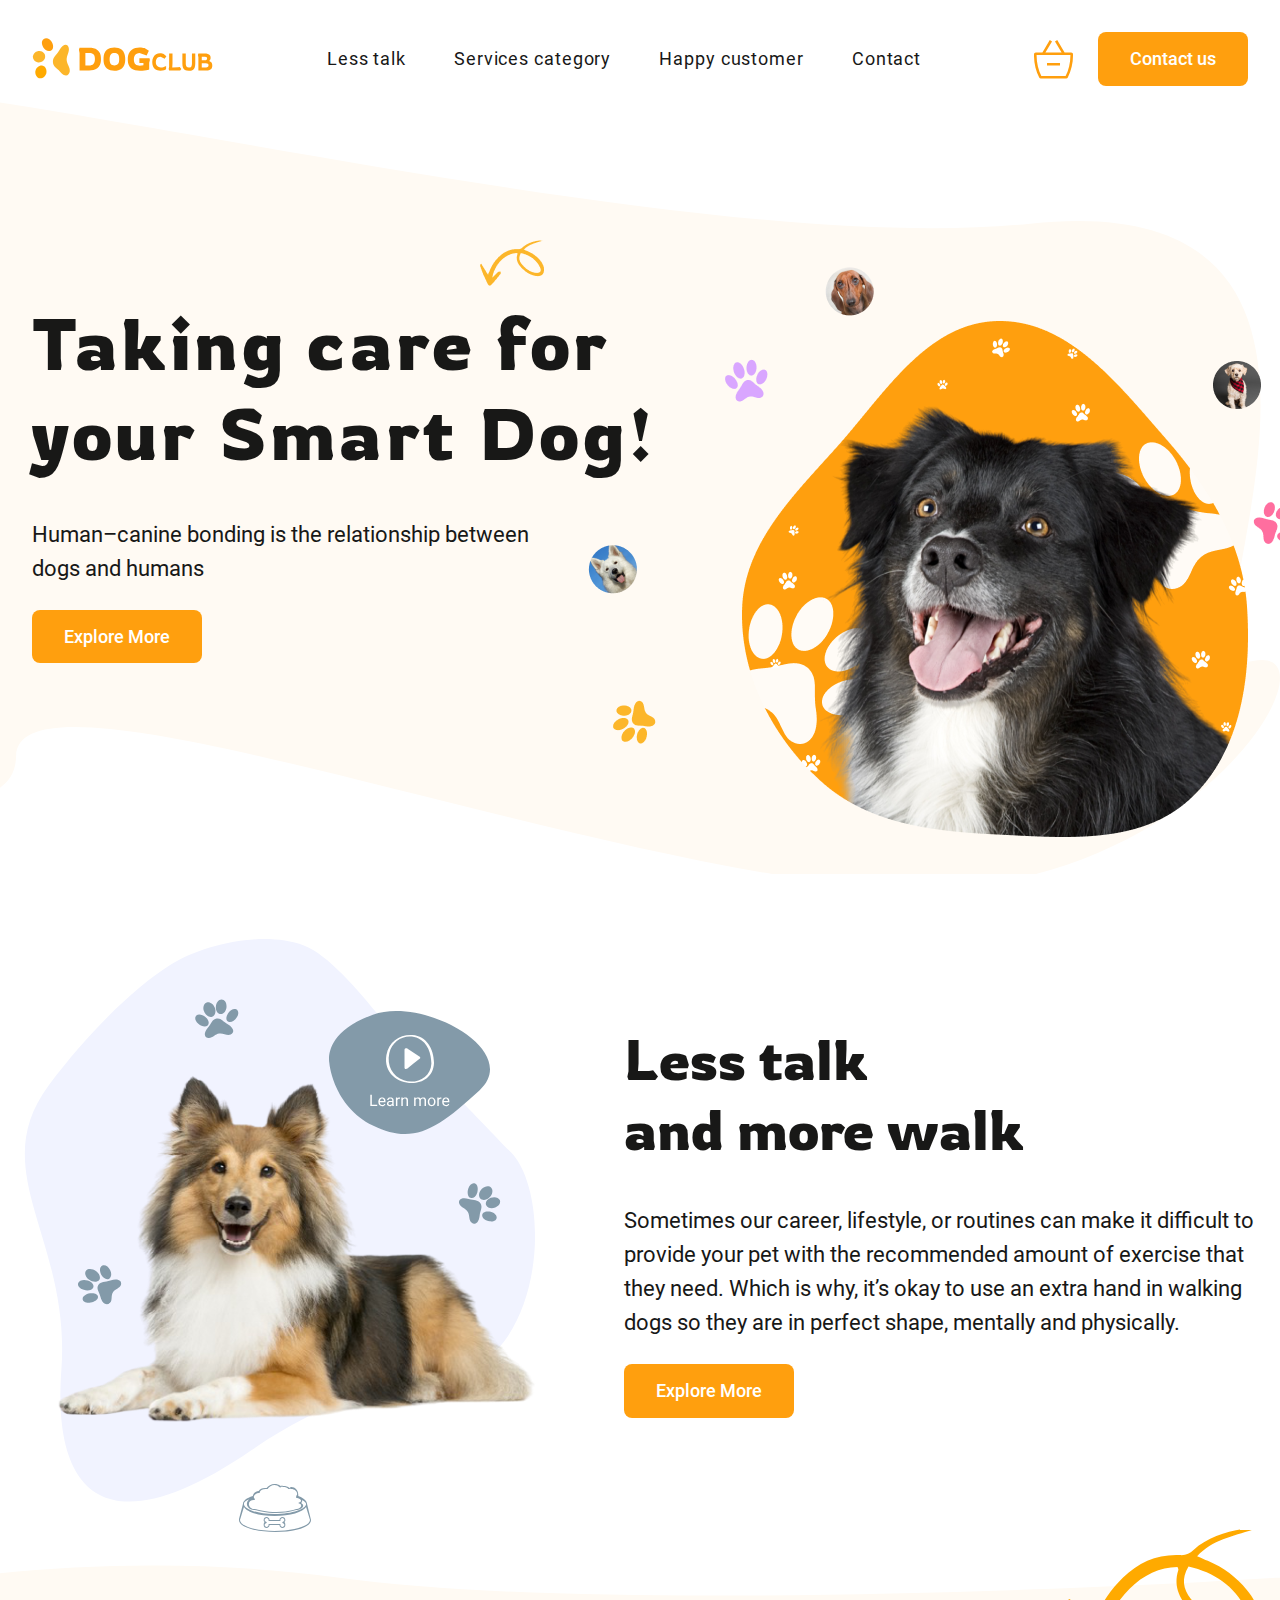
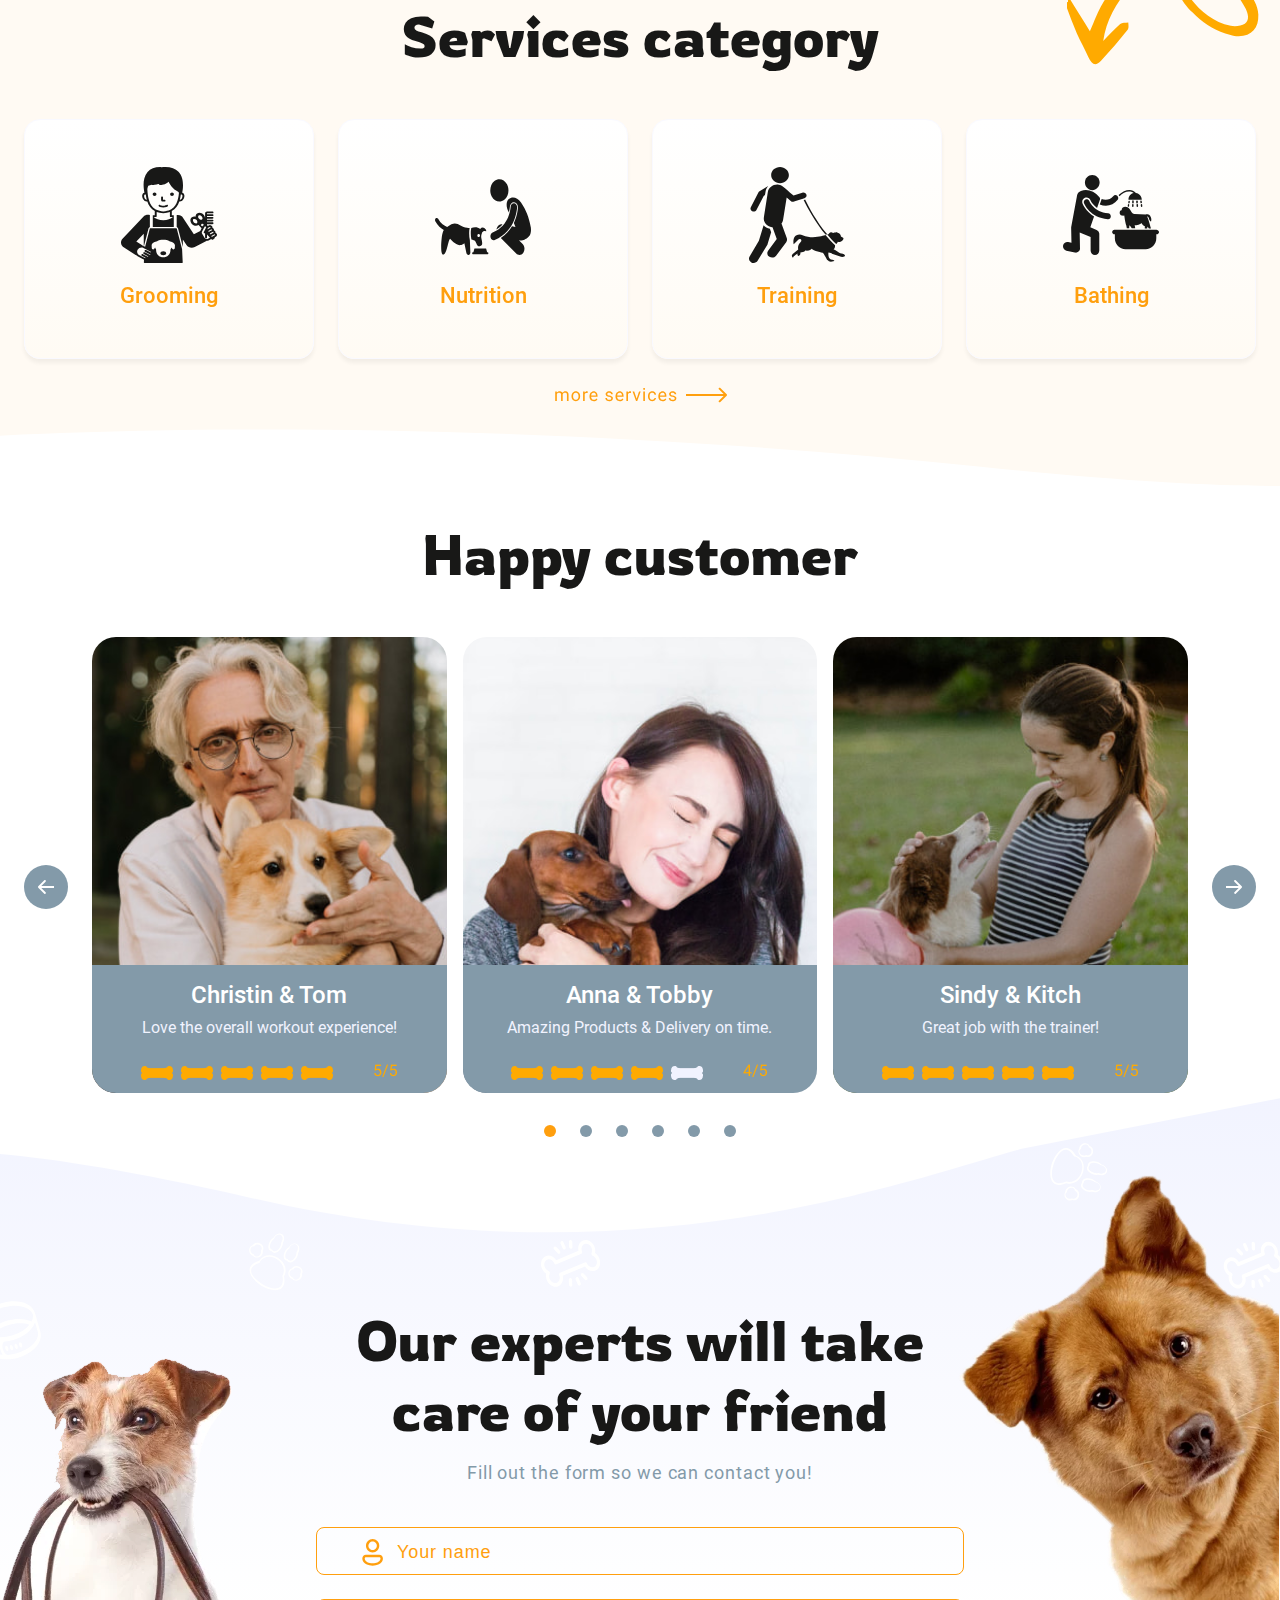
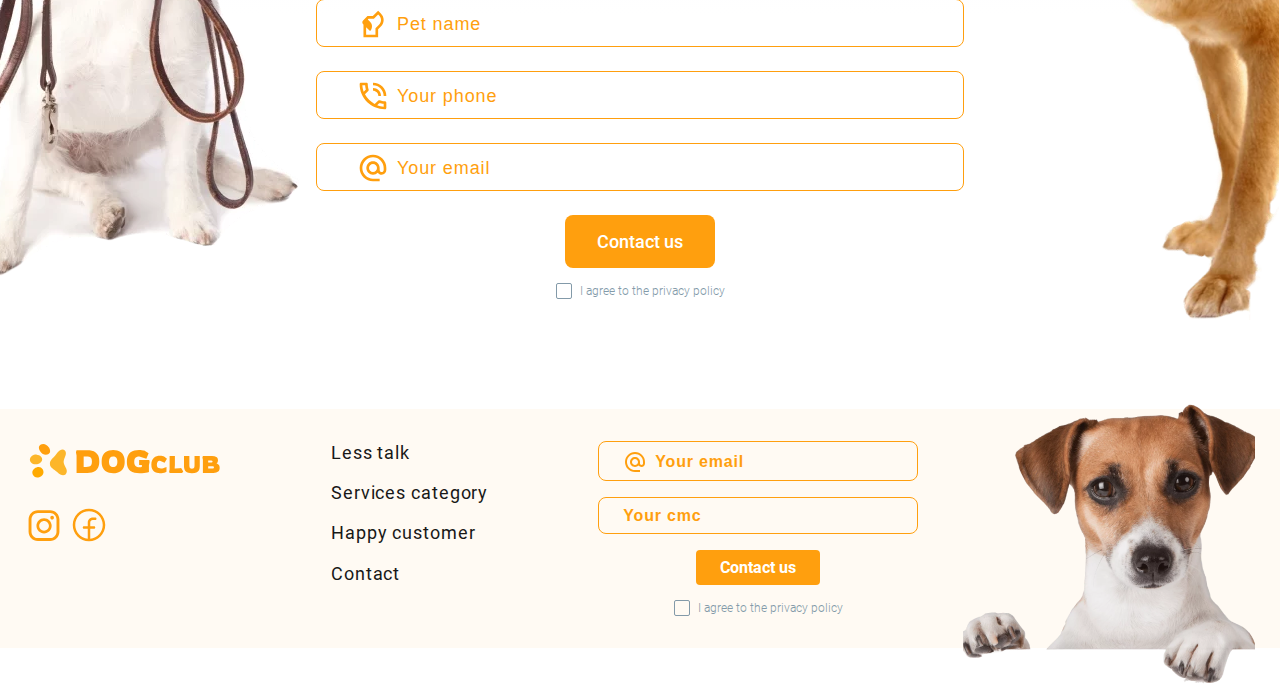
<file: index.html>
<!DOCTYPE html>
<html lang="en">
  <head>
    <meta charset="UTF-8" />
    <meta name="viewport" content="width=device-width, initial-scale=1.0" />
    <title>DOGclub</title>
    <link rel="stylesheet" href="./css/main.min.css" />
    <link
      rel="stylesheet"
      href="https://cdn.jsdelivr.net/npm/swiper@11/swiper-bundle.min.css"
    />
  </head>

  <body>
    <!--                    ХЕДЕР                      -->
    <header class="header">
      <div class="container background background__main">
        <div class="header__container">
          <nav class="header__nav">
            <a href="/">
              <img
                class="logo-mini"
                src="./images/logo-mini.svg"
                alt="Logo 'DOGclub'"
              />
            </a>
            <a href="/">
              <img
                class="header__logo"
                src="./images/header-logo.svg"
                alt="Logo 'DOGclub'"
              />
            </a>
            <ul class="header__menu">
              <li><a class="link" href="#less-talk-section">Less talk</a></li>
              <li>
                <a class="link" href="#services-section">Services category</a>
              </li>
              <li>
                <a class="link" href="#customer-section">Happy customer</a>
              </li>
              <li><a class="link" href="#contact-section">Contact</a></li>
            </ul>
          </nav>
          <nav>
            <div class="header__pop-ups">
              <a class="header__shopping-bag-link" href="nutrition.html">
                <svg class="header__shopping-bag-icon">
                  <use href="./images/icons.svg#icon-shopping-bag"></use>
                </svg>
              </a>
              <button
                class="header__button button modal-btn-open"
                type="button"
              >
                Contact us
              </button>
              <button class="header__burger menu-btn-open" type="button">
                <svg class="header__burger-icon">
                  <use href="./images/icons.svg#icon-menu"></use>
                </svg>
              </button>
            </div>
          </nav>
          <!--                        Mobile menu                           -->
          <div class="mobile-menu">
            <nav class="mobile-menu__header">
              <a href="/">
                <img
                  class="header__logo"
                  src="./images/header-logo.svg"
                  alt="Logo 'DOGclub'"
                />
              </a>
              <a href="/">
                <img
                  class="logo-mini logo-mini__burger-menu"
                  src="./images/logo-mini.svg"
                  alt="Logo 'DOGclub'"
                />
              </a>
              <button
                class="mobile-menu__btn-close menu-btn-close"
                type="button"
              >
                <svg class="mobile-menu__btn-close-icon">
                  <use href="./images/icons.svg#icon-close-button"></use>
                </svg>
              </button>
            </nav>
            <nav>
              <ul class="mobile-menu__menu">
                <li>
                  <a class="link mobile-menu-link" href="#less-talk-section">
                    Less talk
                  </a>
                </li>
                <li>
                  <a class="link mobile-menu-link" href="#services-section">
                    Services category
                  </a>
                </li>
                <li>
                  <a class="link mobile-menu-link" href="#customer-section">
                    Happy customer
                  </a>
                </li>
                <li>
                  <a class="link mobile-menu-link" href="#contact-section">
                    Contact
                  </a>
                </li>
              </ul>
            </nav>
            <address class="socials-address">
              <a href="#" class="socials-address__link">
                <svg class="socials-address__icon">
                  <use href="./images/icons.svg#icon-instagram"></use>
                </svg>
              </a>
              <a href="#" class="socials-address__link">
                <svg class="socials-address__icon">
                  <use href="./images/icons.svg#icon-facebook"></use>
                </svg>
              </a>
            </address>
          </div>
        </div>
      </div>
    </header>
    <!--                    МЕЙН                       -->
    <main>
      <!--                   Section 1                       -->
      <section class="hero-section">
        <div class="container">
          <div class="hero-section__container">
            <div class="hero-section__text-part">
              <h1 class="section-title section-title__hero-title">
                Taking care for your Smart Dog!
              </h1>
              <p class="hero-section__content">
                Human–canine bonding is the relationship between dogs and humans
              </p>
              <button class="button button--centered" type="button">
                Explore More
              </button>
            </div>
            <div class="hero-section__dog-image">
              <img
                class="traditions-section__image"
                srcset="
                  ./images/hero-title-dog.png    1x,
                  ./images/hero-title-dog@2x.png 2x
                "
                src="./images/hero-title-dog.png"
                alt="Happy dog"
              />
            </div>
          </div>
        </div>
      </section>

      <!--                   Section 2                       -->
      <section class="less-talk-section" id="less-talk-section">
        <div class="container">
          <div class="less-talk-section__container">
            <div class="less-talk-section__dog-image">
              <img
                class="traditions-section__image"
                srcset="
                  ./images/less-talk-section-only-dog.png    1x,
                  ./images/less-talk-section-only-dog@2x.png 2x
                "
                src="./images/less-talk-section-only-dog.png"
                alt="Happy female dog"
              />
              <img
                class="less-talk-section__dog-image first-paw"
                src="./images/less-talk-paw-vector-flipped.svg"
                alt="Paw"
              />
              <img
                class="less-talk-section__dog-image second-paw"
                src="./images/less-talk-paw-vector.svg"
                alt="Paw"
              />
              <img
                class="less-talk-section__dog-image third-paw"
                src="./images/less-talk-paw-vector.svg"
                alt="Paw"
              />
              <img
                class="less-talk-section__dog-image bowl"
                src="./images/less-talk-dog-food-bowl.svg"
                alt="Dog bowl"
              />

              <a
                class="less-talk-section__video-button"
                href="https://youtu.be/dQw4w9WgXcQ?si=vTpuwogl9_9Y_xuX"
                target="_blank"
              >
                <img
                  src="./images/less-talk-video-button.svg"
                  alt="Video button"
                />
              </a>
            </div>

            <div class="less-talk-section__text-container">
              <h2 class="section-title less-talk-section__title">
                Less talk <br />
                and more walk
              </h2>
              <p class="less-talk-section__content">
                Sometimes our career, lifestyle, or routines can make it
                difficult to provide your pet with the recommended amount of
                exercise that they need. Which is why, it’s okay to use an extra
                hand in walking dogs so they are in perfect shape, mentally and
                physically.
              </p>
              <div class="less-talk-section__buttons">
                <button class="button" type="button">Explore More</button>
                <a
                  class="less-talk-section__video-button-mini"
                  href="https://youtu.be/dQw4w9WgXcQ?si=vTpuwogl9_9Y_xuX"
                  target="_blank"
                >
                  <img
                    src="./images/less-talk-video-button-mini.svg"
                    alt="Video button"
                  />
                </a>
              </div>
            </div>
          </div>
        </div>
      </section>

      <!--                   Section 3                       -->
      <section class="services-section" id="services-section">
        <div class="container">
          <h2 class="section-title section-title--centered">
            Services category
          </h2>
          <div class="services-section__container">
            <div class="swiper-container-services">
              <ul class="services-section__list swiper-wrapper">
                <li class="swiper-slide">
                  <div class="services-section__item">
                    <img
                      class="services-section__image"
                      src="./images/services-grooming.svg"
                      alt="Grooming"
                    />
                    Grooming
                  </div>
                </li>
                <li class="swiper-slide">
                  <div class="services-section__item">
                    <img
                      class="services-section__image"
                      src="./images/services-nutrition.svg"
                      alt="Nutrition"
                    />
                    Nutrition
                  </div>
                </li>
                <li class="swiper-slide">
                  <div class="services-section__item">
                    <img
                      class="services-section__image"
                      src="./images/services-training.svg"
                      alt="Training"
                    />
                    Training
                  </div>
                </li>
                <li class="swiper-slide">
                  <div class="services-section__item">
                    <img
                      class="services-section__image"
                      src="./images/services-bathing.svg"
                      alt="Bathing"
                    />
                    Bathing
                  </div>
                </li>
              </ul>
            </div>

            <div class="services-section__end-list">
              <button class="services-section__end-list-button" type="button">
                <img
                  src="./images/services-more-services-button.svg"
                  alt="More services"
                />
              </button>
            </div>
          </div>
        </div>
      </section>

      <!--                   Section 4                       -->
      <section class="customer-section" id="customer-section">
        <div class="container">
          <h2 class="section-title section-title--centered">Happy customer</h2>
          <div class="customer-section__slider">
            <button
              class="customer-section__button carousel-button prev"
              type="button"
            >
              <svg width="16" height="16">
                <use href="./images/icons.svg#icon-arrow"></use>
              </svg>
            </button>
            <div class="customer-section__container swiper-container">
              <ul class="customer-section__list swiper-wrapper">
                <li class="swiper-slide">
                  <article class="customer-card">
                    <img
                      class="customer-card__image"
                      srcset="
                        ./images/customer-christin-tom.jpg    1x,
                        ./images/customer-christin-tom@2x.jpg 2x
                      "
                      src="./images/customer-christin-tom.jpg"
                      alt="Customer Christin & Tom"
                    />
                    <div class="customer-card__content-container">
                      <h3 class="customer-card__title">Christin & Tom</h3>
                      <p class="customer-card__text">
                        Love the overall workout experience!
                      </p>
                      <img
                        class="customer-card__rating-image"
                        src="./images/customer-card-rating-5.png"
                        alt="Rating 5/5"
                      />
                    </div>
                  </article>
                </li>
                <li class="swiper-slide">
                  <article class="customer-card">
                    <img
                      class="customer-card__image"
                      srcset="
                        ./images/customer-anna-tobby.jpg    1x,
                        ./images/customer-anna-tobby@2x.jpg 2x
                      "
                      src="./images/customer-anna-tobby.jpg"
                      alt="Customer Christin & Tom"
                    />
                    <div class="customer-card__content-container">
                      <h3 class="customer-card__title">Anna & Tobby</h3>
                      <p class="customer-card__text">
                        Amazing Products & Delivery on time.
                      </p>
                      <img
                        class="customer-card__rating-image"
                        src="./images/customer-card-rating-4.png"
                        alt="Rating 4/5"
                      />
                    </div>
                  </article>
                </li>
                <li class="swiper-slide">
                  <article class="customer-card">
                    <img
                      class="customer-card__image"
                      srcset="
                        ./images/customer-sindy-kitch.jpg    1x,
                        ./images/customer-sindy-kitch@2x.jpg 2x
                      "
                      src="./images/customer-sindy-kitch.jpg"
                      alt="Customer Christin & Tom"
                    />
                    <div class="customer-card__content-container">
                      <h3 class="customer-card__title">Sindy & Kitch</h3>
                      <p class="customer-card__text">
                        Great job with the trainer!
                      </p>
                      <img
                        class="customer-card__rating-image"
                        src="./images/customer-card-rating-5.png"
                        alt="Rating 5/5"
                      />
                    </div>
                  </article>
                </li>

                <li class="swiper-slide">
                  <article class="customer-card">
                    <img
                      class="customer-card__image"
                      srcset="
                        ./images/customer-christin-tom.jpg    1x,
                        ./images/customer-christin-tom@2x.jpg 2x
                      "
                      src="./images/customer-christin-tom.jpg"
                      alt="Customer Christin & Tom"
                    />
                    <div class="customer-card__content-container">
                      <h3 class="customer-card__title">Christin & Tom</h3>
                      <p class="customer-card__text">
                        Love the overall workout experience!
                      </p>
                      <img
                        class="customer-card__rating-image"
                        src="./images/customer-card-rating-5.png"
                        alt="Rating 5/5"
                      />
                    </div>
                  </article>
                </li>
                <li class="swiper-slide">
                  <article class="customer-card">
                    <img
                      class="customer-card__image"
                      srcset="
                        ./images/customer-anna-tobby.jpg    1x,
                        ./images/customer-anna-tobby@2x.jpg 2x
                      "
                      src="./images/customer-anna-tobby.jpg"
                      alt="Customer Christin & Tom"
                    />
                    <div class="customer-card__content-container">
                      <h3 class="customer-card__title">Anna & Tobby</h3>
                      <p class="customer-card__text">
                        Amazing Products & Delivery on time.
                      </p>
                      <img
                        class="customer-card__rating-image"
                        src="./images/customer-card-rating-4.png"
                        alt="Rating 4/5"
                      />
                    </div>
                  </article>
                </li>
                <li class="swiper-slide">
                  <article class="customer-card">
                    <img
                      class="customer-card__image"
                      srcset="
                        ./images/customer-sindy-kitch.jpg    1x,
                        ./images/customer-sindy-kitch@2x.jpg 2x
                      "
                      src="./images/customer-sindy-kitch.jpg"
                      alt="Customer Christin & Tom"
                    />
                    <div class="customer-card__content-container">
                      <h3 class="customer-card__title">Sindy & Kitch</h3>
                      <p class="customer-card__text">
                        Great job with the trainer!
                      </p>
                      <img
                        class="customer-card__rating-image"
                        src="./images/customer-card-rating-5.png"
                        alt="Rating 5/5"
                      />
                    </div>
                  </article>
                </li>
              </ul>

              <div class="pagination">
                <span class="pagination__button"></span>
                <span class="pagination__button"></span>
                <span class="pagination__button"></span>
              </div>
            </div>
            <button
              class="customer-section__button carousel-button next"
              type="button"
            >
              <svg width="16" height="16">
                <use href="./images/icons.svg#icon-arrow"></use>
              </svg>
            </button>
          </div>
        </div>
      </section>
      <!--                   Section 5                       -->
      <section class="contact-section" id="contact-section">
        <div class="container">
          <div class="contact-section__container">
            <div class="contact-section__title-part">
              <h2 class="section-title section-title--modal">
                Our experts will take care of your friend
              </h2>
              <p class="contact-section__comment-text">
                Fill out the form so we can contact you!
              </p>
            </div>

            <!--                    form                          -->
            <form name="modal-form" autocomplete="off">
              <div class="input">
                <svg class="input__icon">
                  <use href="./images/icons.svg#icon-modal-your-name"></use>
                </svg>
                <div class="input__text">
                  <label class="input__label visually-hidden" for="user-name">
                    Your name
                  </label>
                  <input
                    class="input__control"
                    type="text"
                    name="user-name"
                    id="user-name"
                    placeholder="Your name"
                    pattern="^[A-Za-z]+\s[A-Za-z]+$"
                    minlength="2"
                    maxlength="20"
                    required
                  />
                </div>
              </div>

              <div class="input">
                <svg class="input__icon">
                  <use href="./images/icons.svg#icon-modal-pet-name"></use>
                </svg>
                <div class="input__text">
                  <label class="input__label visually-hidden" for="user-name">
                    Pet name
                  </label>
                  <input
                    class="input__control"
                    type="text"
                    name="user-name"
                    id="user-name"
                    placeholder="Pet name"
                    minlength="2"
                    maxlength="20"
                    required
                  />
                </div>
              </div>

              <div class="input">
                <svg class="input__icon">
                  <use href="./images/icons.svg#icon-modal-your-phone"></use>
                </svg>
                <div class="input__text">
                  <label class="input__label visually-hidden" for="user-tel">
                    Your phone
                  </label>
                  <input
                    class="input__control"
                    type="tel"
                    name="user-tel"
                    id="user-tel"
                    placeholder="Your phone"
                    pattern="^\+380+[0-9]{9}"
                    minlength="13"
                    maxlength="13"
                    required
                  />
                </div>
              </div>

              <div class="input">
                <svg class="input__icon">
                  <use href="./images/icons.svg#icon-modal-your-email"></use>
                </svg>
                <div class="input__text">
                  <label class="input__label visually-hidden" for="user-email">
                    Your email
                  </label>
                  <input
                    class="input__control"
                    type="email"
                    name="user-email"
                    id="user-email"
                    placeholder="Your email"
                    pattern="[a-z0-9._%+-]+@[a-z0-9.-]+\.[a-z]{2,4}$"
                    required
                  />
                </div>
              </div>

              <button
                class="contact-section__button button button--centered"
                type="submit"
              >
                Contact us
              </button>

              <div class="checkbox">
                <input
                  class="checkbox__input visually-hidden"
                  type="checkbox"
                  id="terms-conditions"
                  name="terms-conditions"
                  required
                />
                <label class="checkbox__label" for="terms-conditions">
                  I agree to the privacy policy
                </label>
              </div>
            </form>
          </div>
        </div>
      </section>
    </main>

    <!--                       ФУТЕР                         -->
    <footer class="footer">
      <div class="container">
        <div class="footer__container">
          <div class="footer__social">
            <nav class="footer__nav">
              <a href="/">
                <img
                  class="logo-mini"
                  src="./images/logo-mini.svg"
                  alt="Logo 'DOGclub'"
                />
              </a>
              <a href="#">
                <img
                  class="footer__logo"
                  src="./images/footer-logo.svg"
                  alt="Logo 'DOGclub'"
              /></a>
            </nav>
            <address class="socials-address socials-address--hidden">
              <a href="#" class="socials-address__link">
                <svg class="socials-address__icon">
                  <use href="./images/icons.svg#icon-instagram"></use>
                </svg>
              </a>
              <a href="#" class="socials-address__link">
                <svg class="socials-address__icon">
                  <use href="./images/icons.svg#icon-facebook"></use>
                </svg>
              </a>
            </address>
          </div>

          <nav>
            <ul class="footer__menu">
              <li>
                <a class="link" href="#less-talk-section">Less talk</a>
              </li>
              <li>
                <a class="link" href="#services-section">Services category</a>
              </li>
              <li>
                <a class="link" href="#customer-section">Happy customer</a>
              </li>
              <li>
                <a class="link" href="#contact-section">Contact</a>
              </li>
            </ul>
          </nav>
          <address class="socials-address socials-address--mobile">
            <a href="#" class="socials-address__link">
              <svg class="socials-address__icon">
                <use href="./images/icons.svg#icon-instagram"></use>
              </svg>
            </a>
            <a href="#" class="socials-address__link">
              <svg class="socials-address__icon">
                <use href="./images/icons.svg#icon-facebook"></use>
              </svg>
            </a>
          </address>

          <div class="footer__form-container">
            <form name="modal-form" autocomplete="off">
              <div class="input input--mini">
                <svg width="24" height="24">
                  <use href="./images/icons.svg#icon-modal-your-email"></use>
                </svg>
                <div class="input__text">
                  <label
                    class="input__label visually-hidden"
                    for="user-email-footer"
                  >
                    Your email
                  </label>
                  <input
                    class="input__control input__control--mini"
                    type="email"
                    name="user-email"
                    id="user-email-footer"
                    placeholder="Your email"
                    pattern="[a-z0-9._%+-]+@[a-z0-9.-]+\.[a-z]{2,4}$"
                    required
                  />
                </div>
              </div>

              <div class="input input--mini">
                <div class="input__text">
                  <label class="input__label visually-hidden" for="user-name">
                    Your cmc
                  </label>
                  <input
                    class="input__control input__control--mini input__control--no-icon"
                    type="text"
                    name="user-name"
                    id="user-name"
                    placeholder="Your cmc"
                    pattern="^[A-Za-z]+\s[A-Za-z]+$"
                    minlength="2"
                    maxlength="20"
                    required
                  />
                </div>
              </div>

              <button
                class="button button__footer-button button--centered-desktop"
                type="submit"
              >
                Contact us
              </button>

              <div class="checkbox">
                <input
                  class="checkbox__input visually-hidden"
                  type="checkbox"
                  id="footer-terms-conditions"
                  name="terms-conditions"
                  required
                />
                <label class="checkbox__label" for="footer-terms-conditions">
                  I agree to the privacy policy
                </label>
              </div>
            </form>
          </div>
        </div>
      </div>
    </footer>

    <!--                    Modal window                      -->
    <div class="backdrop is-hidden">
      <div class="modal">
        <button class="modal__btn-close modal-btn-close" type="button">
          <svg width="16" height="16">
            <use href="./images/icons.svg#icon-close"></use>
          </svg>
        </button>
        <h2 class="section-title section-title--modal">
          Our experts will take care of your friend
        </h2>
        <p class="modal__comment-text">
          Fill out the form so we can contact you!
        </p>

        <form name="modal-form" autocomplete="off">
          <div class="input">
            <svg width="32" height="32">
              <use href="./images/icons.svg#icon-modal-your-name"></use>
            </svg>
            <div class="input__text">
              <label class="input__label visually-hidden" for="user-name">
                Your name
              </label>
              <input
                class="input__control"
                type="text"
                name="user-name"
                id="user-name"
                placeholder="Your name"
                pattern="^[A-Za-z]+\s[A-Za-z]+$"
                minlength="2"
                maxlength="20"
                required
              />
            </div>
          </div>

          <div class="input">
            <svg class="input__icon">
              <use href="./images/icons.svg#icon-modal-pet-name"></use>
            </svg>
            <div class="input__text">
              <label class="input__label visually-hidden" for="user-name">
                Pet name
              </label>
              <input
                class="input__control"
                type="text"
                name="user-name"
                id="user-name"
                placeholder="Pet name"
                minlength="2"
                maxlength="20"
                required
              />
            </div>
          </div>

          <div class="input">
            <svg class="input__icon">
              <use href="./images/icons.svg#icon-modal-your-phone"></use>
            </svg>
            <div class="input__text">
              <label class="input__label visually-hidden" for="user-tel-modal">
                Your phone
              </label>
              <input
                class="input__control"
                type="tel"
                name="user-tel-modal"
                id="user-tel-modal"
                placeholder="Your phone"
                pattern="^\+380+[0-9]{9}"
                minlength="13"
                maxlength="13"
                required
              />
            </div>
          </div>

          <div class="input">
            <svg class="input__icon">
              <use href="./images/icons.svg#icon-modal-your-email"></use>
            </svg>
            <div class="input__text">
              <label class="input__label visually-hidden" for="user-email">
                Your email
              </label>
              <input
                class="input__control"
                type="email"
                name="user-email"
                id="user-email"
                placeholder="Your email"
                pattern="[a-z0-9._%+-]+@[a-z0-9.-]+\.[a-z]{2,4}$"
                required
              />
            </div>
          </div>

          <button
            class="button button--centered button--centered-desktop"
            type="submit"
          >
            Contact us
          </button>

          <div class="checkbox">
            <input
              class="checkbox__input visually-hidden"
              type="checkbox"
              id="modal-terms-conditions"
              name="terms-conditions"
              required
            />
            <label class="checkbox__label" for="modal-terms-conditions">
              I agree to the privacy policy
            </label>
          </div>
        </form>
      </div>
    </div>

    <script src="https://cdn.jsdelivr.net/npm/swiper@11/swiper-bundle.min.js"></script>

    <script src="./js/customer-slider.js"></script>
    <script src="./js/services-slider.js"></script>
    <script src="./js/mobile-menu.js"></script>
    <script src="./js/modal.js"></script>
    <script src="./js/telephone-form.js"></script>
  </body>
</html>
</file>
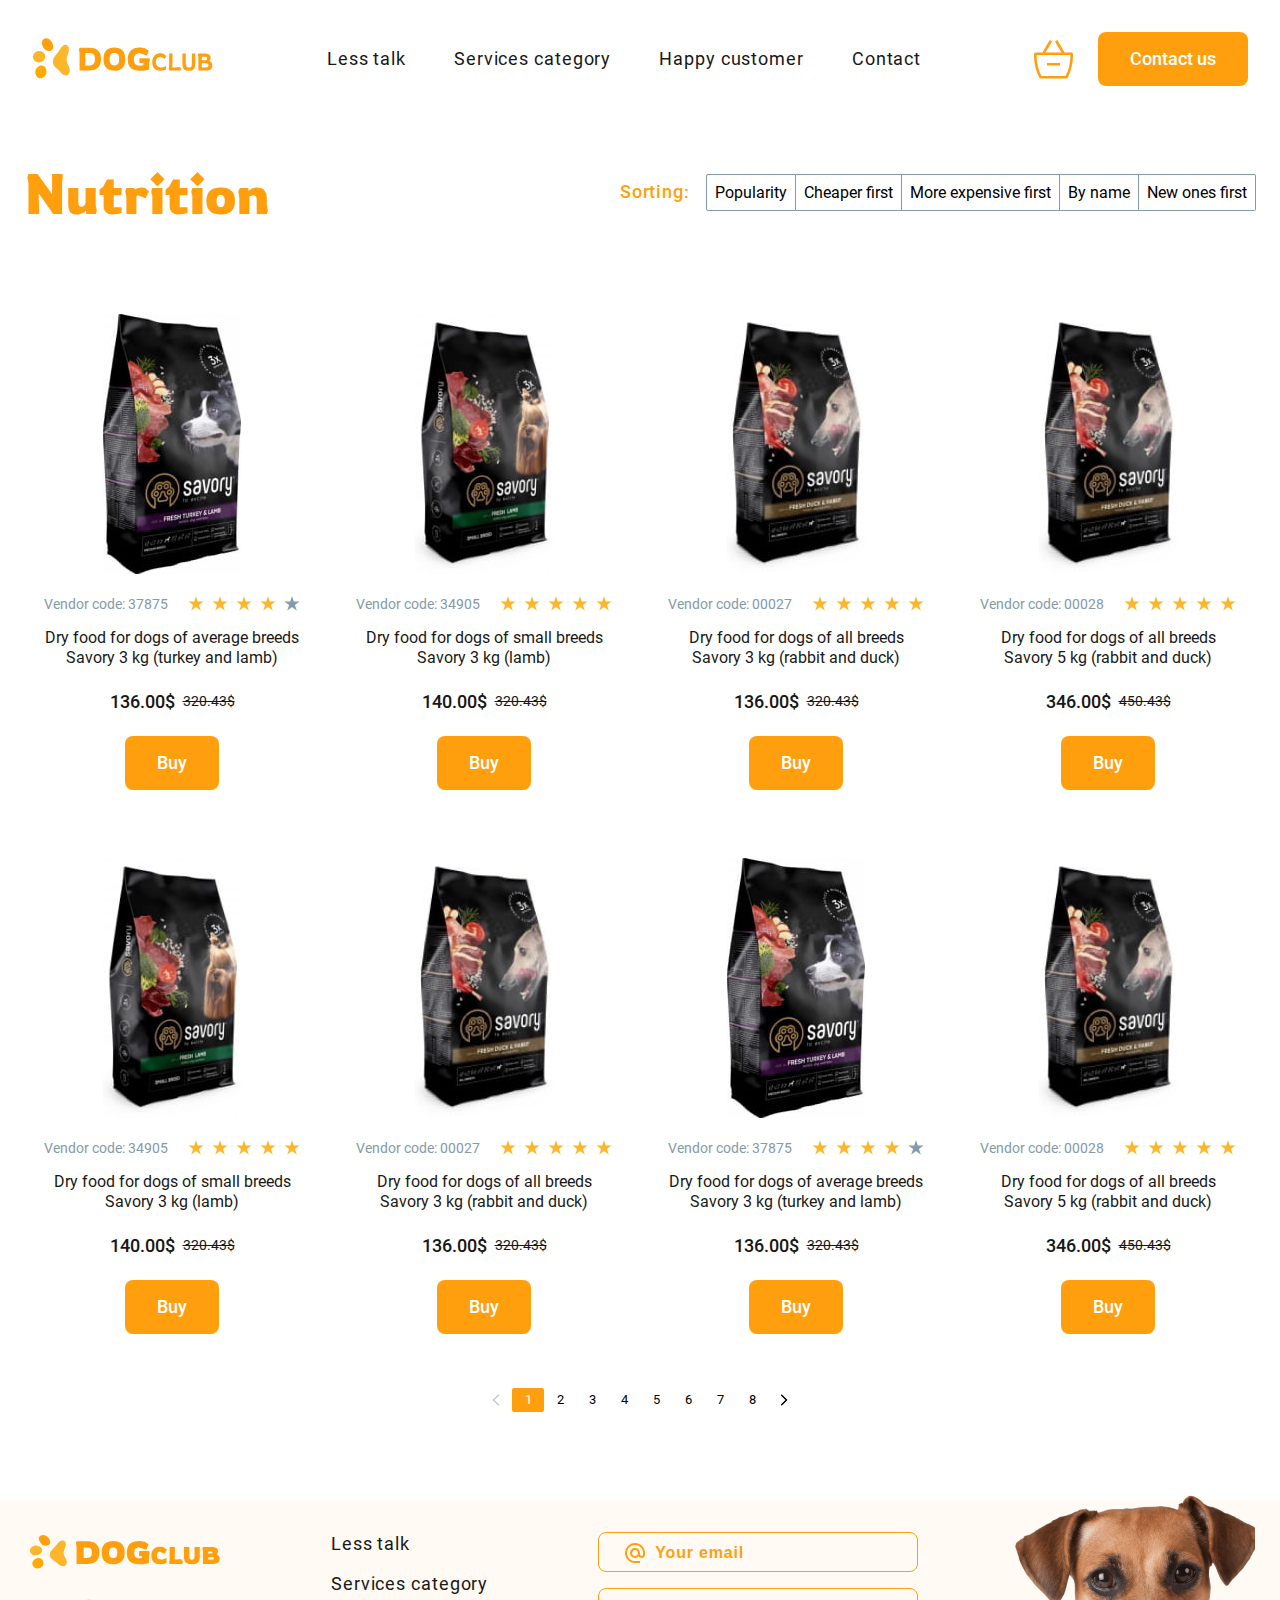
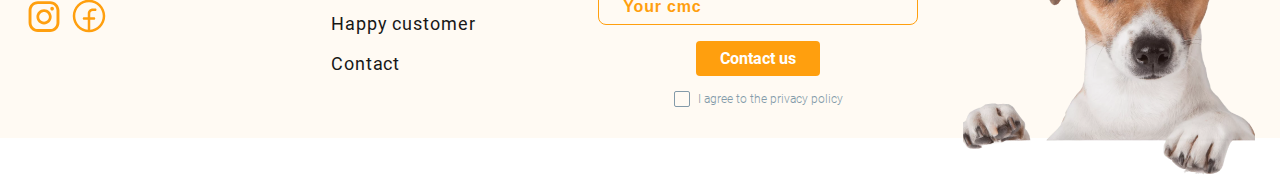
<file: nutrition.html>
<!DOCTYPE html>
<html lang="en">
  <head>
    <meta charset="UTF-8" />
    <meta name="viewport" content="width=device-width, initial-scale=1.0" />
    <title>DOGclub Nutrition</title>
    <link rel="stylesheet" href="./css/main.min.css" />
  </head>

  <body>
    <!--                    ХЕДЕР                      -->
    <header class="header">
      <div class="container background background__nutrition">
        <div class="header__container">
          <nav class="header__nav">
            <a href="index.html">
              <img
                class="logo-mini"
                src="./images/logo-mini.svg"
                alt="Logo 'DOGclub'"
              />
            </a>
            <a href="index.html">
              <img
                class="header__logo"
                src="./images/header-logo.svg"
                alt="Logo 'DOGclub'"
              />
            </a>
            <ul class="header__menu">
              <li>
                <a class="link" href="index.html#less-talk-section"
                  >Less talk
                </a>
              </li>
              <li>
                <a class="link" href="index.html#services-section"
                  >Services category
                </a>
              </li>
              <li>
                <a class="link" href="index.html#customer-section"
                  >Happy customer
                </a>
              </li>
              <li>
                <a class="link" href="index.html#contact-section">Contact</a>
              </li>
            </ul>
          </nav>
          <nav>
            <div class="header__pop-ups">
              <a class="header__shopping-bag-link" href="nutrition.html">
                <svg class="header__shopping-bag-icon">
                  <use href="./images/icons.svg#icon-shopping-bag"></use>
                </svg>
              </a>
              <button
                class="header__button button modal-btn-open"
                type="button"
              >
                Contact us
              </button>
              <button class="header__burger menu-btn-open" type="button">
                <svg class="header__burger-icon">
                  <use href="./images/icons.svg#icon-menu"></use>
                </svg>
              </button>
            </div>

            <!--                        Mobile menu                           -->
            <div class="mobile-menu">
              <nav class="mobile-menu__header">
                <a href="/">
                  <img
                    class="header__logo"
                    src="./images/header-logo.svg"
                    alt="Logo 'DOGclub'"
                  />
                </a>
                <a href="/">
                  <img
                    class="logo-mini logo-mini__burger-menu"
                    src="./images/logo-mini.svg"
                    alt="Logo 'DOGclub'"
                  />
                </a>
                <button
                  class="mobile-menu__btn-close menu-btn-close"
                  type="button"
                >
                  <svg class="mobile-menu__btn-close-icon">
                    <use href="./images/icons.svg#icon-close-button"></use>
                  </svg>
                </button>
              </nav>
              <nav>
                <ul class="mobile-menu__menu">
                  <li>
                    <a
                      class="link mobile-menu-link"
                      href="index.html#less-talk-section"
                      >Less talk
                    </a>
                  </li>
                  <li>
                    <a
                      class="link mobile-menu-link"
                      href="index.html#services-section"
                    >
                      Services category
                    </a>
                  </li>
                  <li>
                    <a
                      class="link mobile-menu-link"
                      href="index.html#customer-section"
                      >Happy customer
                    </a>
                  </li>
                  <li>
                    <a
                      class="link mobile-menu-link"
                      href="index.html#contact-section"
                      >Contact
                    </a>
                  </li>
                </ul>
              </nav>
              <address class="socials-address">
                <a href="#" class="socials-address__link">
                  <svg class="socials-address__icon">
                    <use href="./images/icons.svg#icon-instagram"></use>
                  </svg>
                </a>
                <a href="#" class="socials-address__link">
                  <svg class="socials-address__icon">
                    <use href="./images/icons.svg#icon-facebook"></use>
                  </svg>
                </a>
              </address>
            </div>
          </nav>
        </div>
      </div>
    </header>

    <main>
      <section class="nutrition">
        <div class="container">
          <div class="nutrition__header">
            <h2
              class="section-title section-title--marginless section-title--brand-colored"
            >
              Nutrition
            </h2>
            <div class="nutrition__sorting-container-mobile">
              <button class="nutrition__sorting-button">
                <svg
                  width="24"
                  height="24"
                  class="nutrition__sorting-arrows-icon"
                >
                  <use href="./images/icons.svg#icon-sorting-arrows"></use>
                </svg>
                <p class="nutrition__sorting-ul-name">Popularity</p>
              </button>
            </div>
            <div class="nutrition__sorting-container-desktop">
              <p class="nutrition__sorting-ul-name">Sorting:</p>
              <div class="nutrition__sorting-list">
                <button class="nutrition__sorting-item" type="button">
                  Popularity
                </button>
                <button class="nutrition__sorting-item" type="button">
                  Cheaper first
                </button>
                <button class="nutrition__sorting-item" type="button">
                  More expensive first
                </button>
                <button class="nutrition__sorting-item" type="button">
                  By name
                </button>
                <button class="nutrition__sorting-item" type="button">
                  New ones first
                </button>
              </div>
            </div>
          </div>
          <div id="page-1" class="page-grid">
            <article class="nutrition-card">
              <img
                class="nutrition-card__image"
                srcset="
                  ./images/nutrition-dry-food-avarage.jpg    1x,
                  ./images/nutrition-dry-food-avarage@2x.jpg 2x
                "
                src="./images/nutrition-dry-food-avarage.jpg"
                alt="Dry food for avarage dogs.jpg"
              />
              <div class="nutrition-card__content-container">
                <div class="nutrition-card__vendor-code">
                  <p class="nutrition-card__vendor-code-text">
                    Vendor code: 37875
                  </p>
                  <img
                    class="nutrition-card__rating-image"
                    src="./images/nutrition-card-rating-4.png"
                    alt="Rating 4/5"
                  />
                </div>
                <p class="nutrition-card__text">
                  Dry food for dogs of average breeds Savory 3 kg (turkey and
                  lamb)
                </p>
                <div class="nutrition-card__prize">
                  <p class="nutrition-card__new-prize-text">136.00$</p>
                  <p class="nutrition-card__old-prize-text">320.43$</p>
                </div>
                <button
                  class="button button--centered button--centered-desktop"
                  type="button"
                >
                  Buy
                </button>
              </div>
            </article>

            <article class="nutrition-card">
              <img
                class="nutrition-card__image"
                srcset="
                  ./images/nutrition-dry-food-small.jpg    1x,
                  ./images/nutrition-dry-food-small@2x.jpg 2x
                "
                src="./images/nutrition-dry-food-small.jpg"
                alt="Dry food for small dogs.jpg"
              />
              <div class="nutrition-card__content-container">
                <div class="nutrition-card__vendor-code">
                  <p class="nutrition-card__vendor-code-text">
                    Vendor code: 34905
                  </p>
                  <img
                    class="nutrition-card__rating-image"
                    src="./images/nutrition-card-rating-5.png"
                    alt="Rating 5/5"
                  />
                </div>
                <p class="nutrition-card__text">
                  Dry food for dogs of small breeds Savory 3 kg (lamb)
                </p>
                <div class="nutrition-card__prize">
                  <p class="nutrition-card__new-prize-text">140.00$</p>
                  <p class="nutrition-card__old-prize-text">320.43$</p>
                </div>
                <button
                  class="button button--centered button--centered-desktop"
                  type="button"
                >
                  Buy
                </button>
              </div>
            </article>

            <article class="nutrition-card">
              <img
                class="nutrition-card__image"
                srcset="
                  ./images/nutrition-dry-food-all.jpg    1x,
                  ./images/nutrition-dry-food-all@2x.jpg 2x
                "
                src="./images/nutrition-dry-food-all.jpg"
                alt="Dry food for all dogs.jpg"
              />
              <div class="nutrition-card__content-container">
                <div class="nutrition-card__vendor-code">
                  <p class="nutrition-card__vendor-code-text">
                    Vendor code: 00027
                  </p>
                  <img
                    class="nutrition-card__rating-image"
                    src="./images/nutrition-card-rating-5.png"
                    alt="Rating 5/5"
                  />
                </div>
                <p class="nutrition-card__text">
                  Dry food for dogs of all breeds Savory 3 kg (rabbit and duck)
                </p>
                <div class="nutrition-card__prize">
                  <p class="nutrition-card__new-prize-text">136.00$</p>
                  <p class="nutrition-card__old-prize-text">320.43$</p>
                </div>
                <button
                  class="button button--centered button--centered-desktop"
                  type="button"
                >
                  Buy
                </button>
              </div>
            </article>

            <article class="nutrition-card">
              <img
                class="nutrition-card__image"
                srcset="
                  ./images/nutrition-dry-food-all.jpg    1x,
                  ./images/nutrition-dry-food-all@2x.jpg 2x
                "
                src="./images/nutrition-dry-food-all.jpg"
                alt="Dry food for all dogs.jpg"
              />
              <div class="nutrition-card__content-container">
                <div class="nutrition-card__vendor-code">
                  <p class="nutrition-card__vendor-code-text">
                    Vendor code: 00028
                  </p>
                  <img
                    class="nutrition-card__rating-image"
                    src="./images/nutrition-card-rating-5.png"
                    alt="Rating 5/5"
                  />
                </div>
                <p class="nutrition-card__text">
                  Dry food for dogs of all breeds Savory 5 kg (rabbit and duck)
                </p>
                <div class="nutrition-card__prize">
                  <p class="nutrition-card__new-prize-text">346.00$</p>
                  <p class="nutrition-card__old-prize-text">450.43$</p>
                </div>
                <button
                  class="button button--centered button--centered-desktop"
                  type="button"
                >
                  Buy
                </button>
              </div>
            </article>

            <article class="nutrition-card">
              <img
                class="nutrition-card__image"
                srcset="
                  ./images/nutrition-dry-food-small.jpg    1x,
                  ./images/nutrition-dry-food-small@2x.jpg 2x
                "
                src="./images/nutrition-dry-food-small.jpg"
                alt="Dry food for small dogs.jpg"
              />
              <div class="nutrition-card__content-container">
                <div class="nutrition-card__vendor-code">
                  <p class="nutrition-card__vendor-code-text">
                    Vendor code: 34905
                  </p>
                  <img
                    class="nutrition-card__rating-image"
                    src="./images/nutrition-card-rating-5.png"
                    alt="Rating 5/5"
                  />
                </div>
                <p class="nutrition-card__text">
                  Dry food for dogs of small breeds Savory 3 kg (lamb)
                </p>
                <div class="nutrition-card__prize">
                  <p class="nutrition-card__new-prize-text">140.00$</p>
                  <p class="nutrition-card__old-prize-text">320.43$</p>
                </div>
                <button
                  class="button button--centered button--centered-desktop"
                  type="button"
                >
                  Buy
                </button>
              </div>
            </article>

            <article class="nutrition-card">
              <img
                class="nutrition-card__image"
                srcset="
                  ./images/nutrition-dry-food-all.jpg    1x,
                  ./images/nutrition-dry-food-all@2x.jpg 2x
                "
                src="./images/nutrition-dry-food-all.jpg"
                alt="Dry food for all dogs.jpg"
              />
              <div class="nutrition-card__content-container">
                <div class="nutrition-card__vendor-code">
                  <p class="nutrition-card__vendor-code-text">
                    Vendor code: 00027
                  </p>
                  <img
                    class="nutrition-card__rating-image"
                    src="./images/nutrition-card-rating-5.png"
                    alt="Rating 5/5"
                  />
                </div>
                <p class="nutrition-card__text">
                  Dry food for dogs of all breeds Savory 3 kg (rabbit and duck)
                </p>
                <div class="nutrition-card__prize">
                  <p class="nutrition-card__new-prize-text">136.00$</p>
                  <p class="nutrition-card__old-prize-text">320.43$</p>
                </div>
                <button
                  class="button button--centered button--centered-desktop"
                  type="button"
                >
                  Buy
                </button>
              </div>
            </article>

            <article class="nutrition-card">
              <img
                class="nutrition-card__image"
                srcset="
                  ./images/nutrition-dry-food-avarage.jpg    1x,
                  ./images/nutrition-dry-food-avarage@2x.jpg 2x
                "
                src="./images/nutrition-dry-food-avarage.jpg"
                alt="Dry food for avarage dogs.jpg"
              />
              <div class="nutrition-card__content-container">
                <div class="nutrition-card__vendor-code">
                  <p class="nutrition-card__vendor-code-text">
                    Vendor code: 37875
                  </p>
                  <img
                    class="nutrition-card__rating-image"
                    src="./images/nutrition-card-rating-4.png"
                    alt="Rating 4/5"
                  />
                </div>
                <p class="nutrition-card__text">
                  Dry food for dogs of average breeds Savory 3 kg (turkey and
                  lamb)
                </p>
                <div class="nutrition-card__prize">
                  <p class="nutrition-card__new-prize-text">136.00$</p>
                  <p class="nutrition-card__old-prize-text">320.43$</p>
                </div>
                <button
                  class="button button--centered button--centered-desktop"
                  type="button"
                >
                  Buy
                </button>
              </div>
            </article>

            <article class="nutrition-card">
              <img
                class="nutrition-card__image"
                srcset="
                  ./images/nutrition-dry-food-all.jpg    1x,
                  ./images/nutrition-dry-food-all@2x.jpg 2x
                "
                src="./images/nutrition-dry-food-all.jpg"
                alt="Dry food for all dogs.jpg"
              />
              <div class="nutrition-card__content-container">
                <div class="nutrition-card__vendor-code">
                  <p class="nutrition-card__vendor-code-text">
                    Vendor code: 00028
                  </p>
                  <img
                    class="nutrition-card__rating-image"
                    src="./images/nutrition-card-rating-5.png"
                    alt="Rating 5/5"
                  />
                </div>
                <p class="nutrition-card__text">
                  Dry food for dogs of all breeds Savory 5 kg (rabbit and duck)
                </p>
                <div class="nutrition-card__prize">
                  <p class="nutrition-card__new-prize-text">346.00$</p>
                  <p class="nutrition-card__old-prize-text">450.43$</p>
                </div>
                <button
                  class="button button--centered button--centered-desktop"
                  type="button"
                >
                  Buy
                </button>
              </div>
            </article>
          </div>

          <div id="page-2" class="page-grid">
            <article class="nutrition-card">
              <img
                class="nutrition-card__image"
                srcset="
                  ./images/nutrition-dry-food-avarage.jpg    1x,
                  ./images/nutrition-dry-food-avarage@2x.jpg 2x
                "
                src="./images/nutrition-dry-food-avarage.jpg"
                alt="Dry food for avarage dogs.jpg"
              />
              <div class="nutrition-card__content-container">
                <div class="nutrition-card__vendor-code">
                  <p class="nutrition-card__vendor-code-text">
                    Vendor code: 37875
                  </p>
                  <img
                    class="nutrition-card__rating-image"
                    src="./images/nutrition-card-rating-4.png"
                    alt="Rating 4/5"
                  />
                </div>
                <p class="nutrition-card__text">
                  Dry food for dogs of average breeds Savory 3 kg (turkey and
                  lamb)
                </p>
                <div class="nutrition-card__prize">
                  <p class="nutrition-card__new-prize-text">136.00$</p>
                  <p class="nutrition-card__old-prize-text">320.43$</p>
                </div>
                <button
                  class="button button--centered button--centered-desktop"
                  type="button"
                >
                  Buy
                </button>
              </div>
            </article>

            <article class="nutrition-card">
              <img
                class="nutrition-card__image"
                srcset="
                  ./images/nutrition-dry-food-avarage.jpg    1x,
                  ./images/nutrition-dry-food-avarage@2x.jpg 2x
                "
                src="./images/nutrition-dry-food-avarage.jpg"
                alt="Dry food for avarage dogs.jpg"
              />
              <div class="nutrition-card__content-container">
                <div class="nutrition-card__vendor-code">
                  <p class="nutrition-card__vendor-code-text">
                    Vendor code: 37875
                  </p>
                  <img
                    class="nutrition-card__rating-image"
                    src="./images/nutrition-card-rating-4.png"
                    alt="Rating 4/5"
                  />
                </div>
                <p class="nutrition-card__text">
                  Dry food for dogs of average breeds Savory 3 kg (turkey and
                  lamb)
                </p>
                <div class="nutrition-card__prize">
                  <p class="nutrition-card__new-prize-text">136.00$</p>
                  <p class="nutrition-card__old-prize-text">320.43$</p>
                </div>
                <button
                  class="button button--centered button--centered-desktop"
                  type="button"
                >
                  Buy
                </button>
              </div>
            </article>

            <article class="nutrition-card">
              <img
                class="nutrition-card__image"
                srcset="
                  ./images/nutrition-dry-food-avarage.jpg    1x,
                  ./images/nutrition-dry-food-avarage@2x.jpg 2x
                "
                src="./images/nutrition-dry-food-avarage.jpg"
                alt="Dry food for avarage dogs.jpg"
              />
              <div class="nutrition-card__content-container">
                <div class="nutrition-card__vendor-code">
                  <p class="nutrition-card__vendor-code-text">
                    Vendor code: 37875
                  </p>
                  <img
                    class="nutrition-card__rating-image"
                    src="./images/nutrition-card-rating-4.png"
                    alt="Rating 4/5"
                  />
                </div>
                <p class="nutrition-card__text">
                  Dry food for dogs of average breeds Savory 3 kg (turkey and
                  lamb)
                </p>
                <div class="nutrition-card__prize">
                  <p class="nutrition-card__new-prize-text">136.00$</p>
                  <p class="nutrition-card__old-prize-text">320.43$</p>
                </div>
                <button
                  class="button button--centered button--centered-desktop"
                  type="button"
                >
                  Buy
                </button>
              </div>
            </article>

            <article class="nutrition-card">
              <img
                class="nutrition-card__image"
                srcset="
                  ./images/nutrition-dry-food-avarage.jpg    1x,
                  ./images/nutrition-dry-food-avarage@2x.jpg 2x
                "
                src="./images/nutrition-dry-food-avarage.jpg"
                alt="Dry food for avarage dogs.jpg"
              />
              <div class="nutrition-card__content-container">
                <div class="nutrition-card__vendor-code">
                  <p class="nutrition-card__vendor-code-text">
                    Vendor code: 37875
                  </p>
                  <img
                    class="nutrition-card__rating-image"
                    src="./images/nutrition-card-rating-4.png"
                    alt="Rating 4/5"
                  />
                </div>
                <p class="nutrition-card__text">
                  Dry food for dogs of average breeds Savory 3 kg (turkey and
                  lamb)
                </p>
                <div class="nutrition-card__prize">
                  <p class="nutrition-card__new-prize-text">136.00$</p>
                  <p class="nutrition-card__old-prize-text">320.43$</p>
                </div>
                <button
                  class="button button--centered button--centered-desktop"
                  type="button"
                >
                  Buy
                </button>
              </div>
            </article>

            <article class="nutrition-card">
              <img
                class="nutrition-card__image"
                srcset="
                  ./images/nutrition-dry-food-avarage.jpg    1x,
                  ./images/nutrition-dry-food-avarage@2x.jpg 2x
                "
                src="./images/nutrition-dry-food-avarage.jpg"
                alt="Dry food for avarage dogs.jpg"
              />
              <div class="nutrition-card__content-container">
                <div class="nutrition-card__vendor-code">
                  <p class="nutrition-card__vendor-code-text">
                    Vendor code: 37875
                  </p>
                  <img
                    class="nutrition-card__rating-image"
                    src="./images/nutrition-card-rating-4.png"
                    alt="Rating 4/5"
                  />
                </div>
                <p class="nutrition-card__text">
                  Dry food for dogs of average breeds Savory 3 kg (turkey and
                  lamb)
                </p>
                <div class="nutrition-card__prize">
                  <p class="nutrition-card__new-prize-text">136.00$</p>
                  <p class="nutrition-card__old-prize-text">320.43$</p>
                </div>
                <button
                  class="button button--centered button--centered-desktop"
                  type="button"
                >
                  Buy
                </button>
              </div>
            </article>

            <article class="nutrition-card">
              <img
                class="nutrition-card__image"
                srcset="
                  ./images/nutrition-dry-food-avarage.jpg    1x,
                  ./images/nutrition-dry-food-avarage@2x.jpg 2x
                "
                src="./images/nutrition-dry-food-avarage.jpg"
                alt="Dry food for avarage dogs.jpg"
              />
              <div class="nutrition-card__content-container">
                <div class="nutrition-card__vendor-code">
                  <p class="nutrition-card__vendor-code-text">
                    Vendor code: 37875
                  </p>
                  <img
                    class="nutrition-card__rating-image"
                    src="./images/nutrition-card-rating-4.png"
                    alt="Rating 4/5"
                  />
                </div>
                <p class="nutrition-card__text">
                  Dry food for dogs of average breeds Savory 3 kg (turkey and
                  lamb)
                </p>
                <div class="nutrition-card__prize">
                  <p class="nutrition-card__new-prize-text">136.00$</p>
                  <p class="nutrition-card__old-prize-text">320.43$</p>
                </div>
                <button
                  class="button button--centered button--centered-desktop"
                  type="button"
                >
                  Buy
                </button>
              </div>
            </article>

            <article class="nutrition-card">
              <img
                class="nutrition-card__image"
                srcset="
                  ./images/nutrition-dry-food-avarage.jpg    1x,
                  ./images/nutrition-dry-food-avarage@2x.jpg 2x
                "
                src="./images/nutrition-dry-food-avarage.jpg"
                alt="Dry food for avarage dogs.jpg"
              />
              <div class="nutrition-card__content-container">
                <div class="nutrition-card__vendor-code">
                  <p class="nutrition-card__vendor-code-text">
                    Vendor code: 37875
                  </p>
                  <img
                    class="nutrition-card__rating-image"
                    src="./images/nutrition-card-rating-4.png"
                    alt="Rating 4/5"
                  />
                </div>
                <p class="nutrition-card__text">
                  Dry food for dogs of average breeds Savory 3 kg (turkey and
                  lamb)
                </p>
                <div class="nutrition-card__prize">
                  <p class="nutrition-card__new-prize-text">136.00$</p>
                  <p class="nutrition-card__old-prize-text">320.43$</p>
                </div>
                <button
                  class="button button--centered button--centered-desktop"
                  type="button"
                >
                  Buy
                </button>
              </div>
            </article>

            <article class="nutrition-card">
              <img
                class="nutrition-card__image"
                srcset="
                  ./images/nutrition-dry-food-avarage.jpg    1x,
                  ./images/nutrition-dry-food-avarage@2x.jpg 2x
                "
                src="./images/nutrition-dry-food-avarage.jpg"
                alt="Dry food for avarage dogs.jpg"
              />
              <div class="nutrition-card__content-container">
                <div class="nutrition-card__vendor-code">
                  <p class="nutrition-card__vendor-code-text">
                    Vendor code: 37875
                  </p>
                  <img
                    class="nutrition-card__rating-image"
                    src="./images/nutrition-card-rating-4.png"
                    alt="Rating 4/5"
                  />
                </div>
                <p class="nutrition-card__text">
                  Dry food for dogs of average breeds Savory 3 kg (turkey and
                  lamb)
                </p>
                <div class="nutrition-card__prize">
                  <p class="nutrition-card__new-prize-text">136.00$</p>
                  <p class="nutrition-card__old-prize-text">320.43$</p>
                </div>
                <button
                  class="button button--centered button--centered-desktop"
                  type="button"
                >
                  Buy
                </button>
              </div>
            </article>
          </div>

          <div id="page-3" class="page-grid">
            <article class="nutrition-card">
              <img
                class="nutrition-card__image"
                srcset="
                  ./images/nutrition-dry-food-small.jpg    1x,
                  ./images/nutrition-dry-food-small@2x.jpg 2x
                "
                src="./images/nutrition-dry-food-small.jpg"
                alt="Dry food for small dogs.jpg"
              />
              <div class="nutrition-card__content-container">
                <div class="nutrition-card__vendor-code">
                  <p class="nutrition-card__vendor-code-text">
                    Vendor code: 34905
                  </p>
                  <img
                    class="nutrition-card__rating-image"
                    src="./images/nutrition-card-rating-5.png"
                    alt="Rating 5/5"
                  />
                </div>
                <p class="nutrition-card__text">
                  Dry food for dogs of small breeds Savory 3 kg (lamb)
                </p>
                <div class="nutrition-card__prize">
                  <p class="nutrition-card__new-prize-text">140.00$</p>
                  <p class="nutrition-card__old-prize-text">320.43$</p>
                </div>
                <button
                  class="button button--centered button--centered-desktop"
                  type="button"
                >
                  Buy
                </button>
              </div>
            </article>

            <article class="nutrition-card">
              <img
                class="nutrition-card__image"
                srcset="
                  ./images/nutrition-dry-food-small.jpg    1x,
                  ./images/nutrition-dry-food-small@2x.jpg 2x
                "
                src="./images/nutrition-dry-food-small.jpg"
                alt="Dry food for small dogs.jpg"
              />
              <div class="nutrition-card__content-container">
                <div class="nutrition-card__vendor-code">
                  <p class="nutrition-card__vendor-code-text">
                    Vendor code: 34905
                  </p>
                  <img
                    class="nutrition-card__rating-image"
                    src="./images/nutrition-card-rating-5.png"
                    alt="Rating 5/5"
                  />
                </div>
                <p class="nutrition-card__text">
                  Dry food for dogs of small breeds Savory 3 kg (lamb)
                </p>
                <div class="nutrition-card__prize">
                  <p class="nutrition-card__new-prize-text">140.00$</p>
                  <p class="nutrition-card__old-prize-text">320.43$</p>
                </div>
                <button
                  class="button button--centered button--centered-desktop"
                  type="button"
                >
                  Buy
                </button>
              </div>
            </article>

            <article class="nutrition-card">
              <img
                class="nutrition-card__image"
                srcset="
                  ./images/nutrition-dry-food-small.jpg    1x,
                  ./images/nutrition-dry-food-small@2x.jpg 2x
                "
                src="./images/nutrition-dry-food-small.jpg"
                alt="Dry food for small dogs.jpg"
              />
              <div class="nutrition-card__content-container">
                <div class="nutrition-card__vendor-code">
                  <p class="nutrition-card__vendor-code-text">
                    Vendor code: 34905
                  </p>
                  <img
                    class="nutrition-card__rating-image"
                    src="./images/nutrition-card-rating-5.png"
                    alt="Rating 5/5"
                  />
                </div>
                <p class="nutrition-card__text">
                  Dry food for dogs of small breeds Savory 3 kg (lamb)
                </p>
                <div class="nutrition-card__prize">
                  <p class="nutrition-card__new-prize-text">140.00$</p>
                  <p class="nutrition-card__old-prize-text">320.43$</p>
                </div>
                <button
                  class="button button--centered button--centered-desktop"
                  type="button"
                >
                  Buy
                </button>
              </div>
            </article>

            <article class="nutrition-card">
              <img
                class="nutrition-card__image"
                srcset="
                  ./images/nutrition-dry-food-small.jpg    1x,
                  ./images/nutrition-dry-food-small@2x.jpg 2x
                "
                src="./images/nutrition-dry-food-small.jpg"
                alt="Dry food for small dogs.jpg"
              />
              <div class="nutrition-card__content-container">
                <div class="nutrition-card__vendor-code">
                  <p class="nutrition-card__vendor-code-text">
                    Vendor code: 34905
                  </p>
                  <img
                    class="nutrition-card__rating-image"
                    src="./images/nutrition-card-rating-5.png"
                    alt="Rating 5/5"
                  />
                </div>
                <p class="nutrition-card__text">
                  Dry food for dogs of small breeds Savory 3 kg (lamb)
                </p>
                <div class="nutrition-card__prize">
                  <p class="nutrition-card__new-prize-text">140.00$</p>
                  <p class="nutrition-card__old-prize-text">320.43$</p>
                </div>
                <button
                  class="button button--centered button--centered-desktop"
                  type="button"
                >
                  Buy
                </button>
              </div>
            </article>

            <article class="nutrition-card">
              <img
                class="nutrition-card__image"
                srcset="
                  ./images/nutrition-dry-food-small.jpg    1x,
                  ./images/nutrition-dry-food-small@2x.jpg 2x
                "
                src="./images/nutrition-dry-food-small.jpg"
                alt="Dry food for small dogs.jpg"
              />
              <div class="nutrition-card__content-container">
                <div class="nutrition-card__vendor-code">
                  <p class="nutrition-card__vendor-code-text">
                    Vendor code: 34905
                  </p>
                  <img
                    class="nutrition-card__rating-image"
                    src="./images/nutrition-card-rating-5.png"
                    alt="Rating 5/5"
                  />
                </div>
                <p class="nutrition-card__text">
                  Dry food for dogs of small breeds Savory 3 kg (lamb)
                </p>
                <div class="nutrition-card__prize">
                  <p class="nutrition-card__new-prize-text">140.00$</p>
                  <p class="nutrition-card__old-prize-text">320.43$</p>
                </div>
                <button
                  class="button button--centered button--centered-desktop"
                  type="button"
                >
                  Buy
                </button>
              </div>
            </article>

            <article class="nutrition-card">
              <img
                class="nutrition-card__image"
                srcset="
                  ./images/nutrition-dry-food-small.jpg    1x,
                  ./images/nutrition-dry-food-small@2x.jpg 2x
                "
                src="./images/nutrition-dry-food-small.jpg"
                alt="Dry food for small dogs.jpg"
              />
              <div class="nutrition-card__content-container">
                <div class="nutrition-card__vendor-code">
                  <p class="nutrition-card__vendor-code-text">
                    Vendor code: 34905
                  </p>
                  <img
                    class="nutrition-card__rating-image"
                    src="./images/nutrition-card-rating-5.png"
                    alt="Rating 5/5"
                  />
                </div>
                <p class="nutrition-card__text">
                  Dry food for dogs of small breeds Savory 3 kg (lamb)
                </p>
                <div class="nutrition-card__prize">
                  <p class="nutrition-card__new-prize-text">140.00$</p>
                  <p class="nutrition-card__old-prize-text">320.43$</p>
                </div>
                <button
                  class="button button--centered button--centered-desktop"
                  type="button"
                >
                  Buy
                </button>
              </div>
            </article>

            <article class="nutrition-card">
              <img
                class="nutrition-card__image"
                srcset="
                  ./images/nutrition-dry-food-small.jpg    1x,
                  ./images/nutrition-dry-food-small@2x.jpg 2x
                "
                src="./images/nutrition-dry-food-small.jpg"
                alt="Dry food for small dogs.jpg"
              />
              <div class="nutrition-card__content-container">
                <div class="nutrition-card__vendor-code">
                  <p class="nutrition-card__vendor-code-text">
                    Vendor code: 34905
                  </p>
                  <img
                    class="nutrition-card__rating-image"
                    src="./images/nutrition-card-rating-5.png"
                    alt="Rating 5/5"
                  />
                </div>
                <p class="nutrition-card__text">
                  Dry food for dogs of small breeds Savory 3 kg (lamb)
                </p>
                <div class="nutrition-card__prize">
                  <p class="nutrition-card__new-prize-text">140.00$</p>
                  <p class="nutrition-card__old-prize-text">320.43$</p>
                </div>
                <button
                  class="button button--centered button--centered-desktop"
                  type="button"
                >
                  Buy
                </button>
              </div>
            </article>

            <article class="nutrition-card">
              <img
                class="nutrition-card__image"
                srcset="
                  ./images/nutrition-dry-food-small.jpg    1x,
                  ./images/nutrition-dry-food-small@2x.jpg 2x
                "
                src="./images/nutrition-dry-food-small.jpg"
                alt="Dry food for small dogs.jpg"
              />
              <div class="nutrition-card__content-container">
                <div class="nutrition-card__vendor-code">
                  <p class="nutrition-card__vendor-code-text">
                    Vendor code: 34905
                  </p>
                  <img
                    class="nutrition-card__rating-image"
                    src="./images/nutrition-card-rating-5.png"
                    alt="Rating 5/5"
                  />
                </div>
                <p class="nutrition-card__text">
                  Dry food for dogs of small breeds Savory 3 kg (lamb)
                </p>
                <div class="nutrition-card__prize">
                  <p class="nutrition-card__new-prize-text">140.00$</p>
                  <p class="nutrition-card__old-prize-text">320.43$</p>
                </div>
                <button
                  class="button button--centered button--centered-desktop"
                  type="button"
                >
                  Buy
                </button>
              </div>
            </article>
          </div>

          <div id="page-4" class="page-grid">
            <article class="nutrition-card">
              <img
                class="nutrition-card__image"
                srcset="
                  ./images/nutrition-dry-food-all.jpg    1x,
                  ./images/nutrition-dry-food-all@2x.jpg 2x
                "
                src="./images/nutrition-dry-food-all.jpg"
                alt="Dry food for all dogs.jpg"
              />
              <div class="nutrition-card__content-container">
                <div class="nutrition-card__vendor-code">
                  <p class="nutrition-card__vendor-code-text">
                    Vendor code: 00027
                  </p>
                  <img
                    class="nutrition-card__rating-image"
                    src="./images/nutrition-card-rating-5.png"
                    alt="Rating 5/5"
                  />
                </div>
                <p class="nutrition-card__text">
                  Dry food for dogs of all breeds Savory 3 kg (rabbit and duck)
                </p>
                <div class="nutrition-card__prize">
                  <p class="nutrition-card__new-prize-text">136.00$</p>
                  <p class="nutrition-card__old-prize-text">320.43$</p>
                </div>
                <button
                  class="button button--centered button--centered-desktop"
                  type="button"
                >
                  Buy
                </button>
              </div>
            </article>

            <article class="nutrition-card">
              <img
                class="nutrition-card__image"
                srcset="
                  ./images/nutrition-dry-food-all.jpg    1x,
                  ./images/nutrition-dry-food-all@2x.jpg 2x
                "
                src="./images/nutrition-dry-food-all.jpg"
                alt="Dry food for all dogs.jpg"
              />
              <div class="nutrition-card__content-container">
                <div class="nutrition-card__vendor-code">
                  <p class="nutrition-card__vendor-code-text">
                    Vendor code: 00027
                  </p>
                  <img
                    class="nutrition-card__rating-image"
                    src="./images/nutrition-card-rating-5.png"
                    alt="Rating 5/5"
                  />
                </div>
                <p class="nutrition-card__text">
                  Dry food for dogs of all breeds Savory 3 kg (rabbit and duck)
                </p>
                <div class="nutrition-card__prize">
                  <p class="nutrition-card__new-prize-text">136.00$</p>
                  <p class="nutrition-card__old-prize-text">320.43$</p>
                </div>
                <button
                  class="button button--centered button--centered-desktop"
                  type="button"
                >
                  Buy
                </button>
              </div>
            </article>

            <article class="nutrition-card">
              <img
                class="nutrition-card__image"
                srcset="
                  ./images/nutrition-dry-food-all.jpg    1x,
                  ./images/nutrition-dry-food-all@2x.jpg 2x
                "
                src="./images/nutrition-dry-food-all.jpg"
                alt="Dry food for all dogs.jpg"
              />
              <div class="nutrition-card__content-container">
                <div class="nutrition-card__vendor-code">
                  <p class="nutrition-card__vendor-code-text">
                    Vendor code: 00027
                  </p>
                  <img
                    class="nutrition-card__rating-image"
                    src="./images/nutrition-card-rating-5.png"
                    alt="Rating 5/5"
                  />
                </div>
                <p class="nutrition-card__text">
                  Dry food for dogs of all breeds Savory 3 kg (rabbit and duck)
                </p>
                <div class="nutrition-card__prize">
                  <p class="nutrition-card__new-prize-text">136.00$</p>
                  <p class="nutrition-card__old-prize-text">320.43$</p>
                </div>
                <button
                  class="button button--centered button--centered-desktop"
                  type="button"
                >
                  Buy
                </button>
              </div>
            </article>

            <article class="nutrition-card">
              <img
                class="nutrition-card__image"
                srcset="
                  ./images/nutrition-dry-food-all.jpg    1x,
                  ./images/nutrition-dry-food-all@2x.jpg 2x
                "
                src="./images/nutrition-dry-food-all.jpg"
                alt="Dry food for all dogs.jpg"
              />
              <div class="nutrition-card__content-container">
                <div class="nutrition-card__vendor-code">
                  <p class="nutrition-card__vendor-code-text">
                    Vendor code: 00027
                  </p>
                  <img
                    class="nutrition-card__rating-image"
                    src="./images/nutrition-card-rating-5.png"
                    alt="Rating 5/5"
                  />
                </div>
                <p class="nutrition-card__text">
                  Dry food for dogs of all breeds Savory 3 kg (rabbit and duck)
                </p>
                <div class="nutrition-card__prize">
                  <p class="nutrition-card__new-prize-text">136.00$</p>
                  <p class="nutrition-card__old-prize-text">320.43$</p>
                </div>
                <button
                  class="button button--centered button--centered-desktop"
                  type="button"
                >
                  Buy
                </button>
              </div>
            </article>

            <article class="nutrition-card">
              <img
                class="nutrition-card__image"
                srcset="
                  ./images/nutrition-dry-food-all.jpg    1x,
                  ./images/nutrition-dry-food-all@2x.jpg 2x
                "
                src="./images/nutrition-dry-food-all.jpg"
                alt="Dry food for all dogs.jpg"
              />
              <div class="nutrition-card__content-container">
                <div class="nutrition-card__vendor-code">
                  <p class="nutrition-card__vendor-code-text">
                    Vendor code: 00027
                  </p>
                  <img
                    class="nutrition-card__rating-image"
                    src="./images/nutrition-card-rating-5.png"
                    alt="Rating 5/5"
                  />
                </div>
                <p class="nutrition-card__text">
                  Dry food for dogs of all breeds Savory 3 kg (rabbit and duck)
                </p>
                <div class="nutrition-card__prize">
                  <p class="nutrition-card__new-prize-text">136.00$</p>
                  <p class="nutrition-card__old-prize-text">320.43$</p>
                </div>
                <button
                  class="button button--centered button--centered-desktop"
                  type="button"
                >
                  Buy
                </button>
              </div>
            </article>

            <article class="nutrition-card">
              <img
                class="nutrition-card__image"
                srcset="
                  ./images/nutrition-dry-food-all.jpg    1x,
                  ./images/nutrition-dry-food-all@2x.jpg 2x
                "
                src="./images/nutrition-dry-food-all.jpg"
                alt="Dry food for all dogs.jpg"
              />
              <div class="nutrition-card__content-container">
                <div class="nutrition-card__vendor-code">
                  <p class="nutrition-card__vendor-code-text">
                    Vendor code: 00027
                  </p>
                  <img
                    class="nutrition-card__rating-image"
                    src="./images/nutrition-card-rating-5.png"
                    alt="Rating 5/5"
                  />
                </div>
                <p class="nutrition-card__text">
                  Dry food for dogs of all breeds Savory 3 kg (rabbit and duck)
                </p>
                <div class="nutrition-card__prize">
                  <p class="nutrition-card__new-prize-text">136.00$</p>
                  <p class="nutrition-card__old-prize-text">320.43$</p>
                </div>
                <button
                  class="button button--centered button--centered-desktop"
                  type="button"
                >
                  Buy
                </button>
              </div>
            </article>

            <article class="nutrition-card">
              <img
                class="nutrition-card__image"
                srcset="
                  ./images/nutrition-dry-food-all.jpg    1x,
                  ./images/nutrition-dry-food-all@2x.jpg 2x
                "
                src="./images/nutrition-dry-food-all.jpg"
                alt="Dry food for all dogs.jpg"
              />
              <div class="nutrition-card__content-container">
                <div class="nutrition-card__vendor-code">
                  <p class="nutrition-card__vendor-code-text">
                    Vendor code: 00027
                  </p>
                  <img
                    class="nutrition-card__rating-image"
                    src="./images/nutrition-card-rating-5.png"
                    alt="Rating 5/5"
                  />
                </div>
                <p class="nutrition-card__text">
                  Dry food for dogs of all breeds Savory 3 kg (rabbit and duck)
                </p>
                <div class="nutrition-card__prize">
                  <p class="nutrition-card__new-prize-text">136.00$</p>
                  <p class="nutrition-card__old-prize-text">320.43$</p>
                </div>
                <button
                  class="button button--centered button--centered-desktop"
                  type="button"
                >
                  Buy
                </button>
              </div>
            </article>

            <article class="nutrition-card">
              <img
                class="nutrition-card__image"
                srcset="
                  ./images/nutrition-dry-food-all.jpg    1x,
                  ./images/nutrition-dry-food-all@2x.jpg 2x
                "
                src="./images/nutrition-dry-food-all.jpg"
                alt="Dry food for all dogs.jpg"
              />
              <div class="nutrition-card__content-container">
                <div class="nutrition-card__vendor-code">
                  <p class="nutrition-card__vendor-code-text">
                    Vendor code: 00027
                  </p>
                  <img
                    class="nutrition-card__rating-image"
                    src="./images/nutrition-card-rating-5.png"
                    alt="Rating 5/5"
                  />
                </div>
                <p class="nutrition-card__text">
                  Dry food for dogs of all breeds Savory 3 kg (rabbit and duck)
                </p>
                <div class="nutrition-card__prize">
                  <p class="nutrition-card__new-prize-text">136.00$</p>
                  <p class="nutrition-card__old-prize-text">320.43$</p>
                </div>
                <button
                  class="button button--centered button--centered-desktop"
                  type="button"
                >
                  Buy
                </button>
              </div>
            </article>
          </div>

          <div id="page-5" class="page-grid">
            <article class="nutrition-card">
              <img
                class="nutrition-card__image"
                srcset="
                  ./images/nutrition-dry-food-avarage.jpg    1x,
                  ./images/nutrition-dry-food-avarage@2x.jpg 2x
                "
                src="./images/nutrition-dry-food-avarage.jpg"
                alt="Dry food for avarage dogs.jpg"
              />
              <div class="nutrition-card__content-container">
                <div class="nutrition-card__vendor-code">
                  <p class="nutrition-card__vendor-code-text">
                    Vendor code: 37875
                  </p>
                  <img
                    class="nutrition-card__rating-image"
                    src="./images/nutrition-card-rating-4.png"
                    alt="Rating 4/5"
                  />
                </div>
                <p class="nutrition-card__text">
                  Dry food for dogs of average breeds Savory 3 kg (turkey and
                  lamb)
                </p>
                <div class="nutrition-card__prize">
                  <p class="nutrition-card__new-prize-text">136.00$</p>
                  <p class="nutrition-card__old-prize-text">320.43$</p>
                </div>
                <button
                  class="button button--centered button--centered-desktop"
                  type="button"
                >
                  Buy
                </button>
              </div>
            </article>

            <article class="nutrition-card">
              <img
                class="nutrition-card__image"
                srcset="
                  ./images/nutrition-dry-food-small.jpg    1x,
                  ./images/nutrition-dry-food-small@2x.jpg 2x
                "
                src="./images/nutrition-dry-food-small.jpg"
                alt="Dry food for small dogs.jpg"
              />
              <div class="nutrition-card__content-container">
                <div class="nutrition-card__vendor-code">
                  <p class="nutrition-card__vendor-code-text">
                    Vendor code: 34905
                  </p>
                  <img
                    class="nutrition-card__rating-image"
                    src="./images/nutrition-card-rating-5.png"
                    alt="Rating 5/5"
                  />
                </div>
                <p class="nutrition-card__text">
                  Dry food for dogs of small breeds Savory 3 kg (lamb)
                </p>
                <div class="nutrition-card__prize">
                  <p class="nutrition-card__new-prize-text">140.00$</p>
                  <p class="nutrition-card__old-prize-text">320.43$</p>
                </div>
                <button
                  class="button button--centered button--centered-desktop"
                  type="button"
                >
                  Buy
                </button>
              </div>
            </article>

            <article class="nutrition-card">
              <img
                class="nutrition-card__image"
                srcset="
                  ./images/nutrition-dry-food-all.jpg    1x,
                  ./images/nutrition-dry-food-all@2x.jpg 2x
                "
                src="./images/nutrition-dry-food-all.jpg"
                alt="Dry food for all dogs.jpg"
              />
              <div class="nutrition-card__content-container">
                <div class="nutrition-card__vendor-code">
                  <p class="nutrition-card__vendor-code-text">
                    Vendor code: 00027
                  </p>
                  <img
                    class="nutrition-card__rating-image"
                    src="./images/nutrition-card-rating-5.png"
                    alt="Rating 5/5"
                  />
                </div>
                <p class="nutrition-card__text">
                  Dry food for dogs of all breeds Savory 3 kg (rabbit and duck)
                </p>
                <div class="nutrition-card__prize">
                  <p class="nutrition-card__new-prize-text">136.00$</p>
                  <p class="nutrition-card__old-prize-text">320.43$</p>
                </div>
                <button
                  class="button button--centered button--centered-desktop"
                  type="button"
                >
                  Buy
                </button>
              </div>
            </article>

            <article class="nutrition-card">
              <img
                class="nutrition-card__image"
                srcset="
                  ./images/nutrition-dry-food-all.jpg    1x,
                  ./images/nutrition-dry-food-all@2x.jpg 2x
                "
                src="./images/nutrition-dry-food-all.jpg"
                alt="Dry food for all dogs.jpg"
              />
              <div class="nutrition-card__content-container">
                <div class="nutrition-card__vendor-code">
                  <p class="nutrition-card__vendor-code-text">
                    Vendor code: 00028
                  </p>
                  <img
                    class="nutrition-card__rating-image"
                    src="./images/nutrition-card-rating-5.png"
                    alt="Rating 5/5"
                  />
                </div>
                <p class="nutrition-card__text">
                  Dry food for dogs of all breeds Savory 5 kg (rabbit and duck)
                </p>
                <div class="nutrition-card__prize">
                  <p class="nutrition-card__new-prize-text">346.00$</p>
                  <p class="nutrition-card__old-prize-text">450.43$</p>
                </div>
                <button
                  class="button button--centered button--centered-desktop"
                  type="button"
                >
                  Buy
                </button>
              </div>
            </article>

            <article class="nutrition-card">
              <img
                class="nutrition-card__image"
                srcset="
                  ./images/nutrition-dry-food-small.jpg    1x,
                  ./images/nutrition-dry-food-small@2x.jpg 2x
                "
                src="./images/nutrition-dry-food-small.jpg"
                alt="Dry food for small dogs.jpg"
              />
              <div class="nutrition-card__content-container">
                <div class="nutrition-card__vendor-code">
                  <p class="nutrition-card__vendor-code-text">
                    Vendor code: 34905
                  </p>
                  <img
                    class="nutrition-card__rating-image"
                    src="./images/nutrition-card-rating-5.png"
                    alt="Rating 5/5"
                  />
                </div>
                <p class="nutrition-card__text">
                  Dry food for dogs of small breeds Savory 3 kg (lamb)
                </p>
                <div class="nutrition-card__prize">
                  <p class="nutrition-card__new-prize-text">140.00$</p>
                  <p class="nutrition-card__old-prize-text">320.43$</p>
                </div>
                <button
                  class="button button--centered button--centered-desktop"
                  type="button"
                >
                  Buy
                </button>
              </div>
            </article>

            <article class="nutrition-card">
              <img
                class="nutrition-card__image"
                srcset="
                  ./images/nutrition-dry-food-all.jpg    1x,
                  ./images/nutrition-dry-food-all@2x.jpg 2x
                "
                src="./images/nutrition-dry-food-all.jpg"
                alt="Dry food for all dogs.jpg"
              />
              <div class="nutrition-card__content-container">
                <div class="nutrition-card__vendor-code">
                  <p class="nutrition-card__vendor-code-text">
                    Vendor code: 00027
                  </p>
                  <img
                    class="nutrition-card__rating-image"
                    src="./images/nutrition-card-rating-5.png"
                    alt="Rating 5/5"
                  />
                </div>
                <p class="nutrition-card__text">
                  Dry food for dogs of all breeds Savory 3 kg (rabbit and duck)
                </p>
                <div class="nutrition-card__prize">
                  <p class="nutrition-card__new-prize-text">136.00$</p>
                  <p class="nutrition-card__old-prize-text">320.43$</p>
                </div>
                <button
                  class="button button--centered button--centered-desktop"
                  type="button"
                >
                  Buy
                </button>
              </div>
            </article>

            <article class="nutrition-card">
              <img
                class="nutrition-card__image"
                srcset="
                  ./images/nutrition-dry-food-avarage.jpg    1x,
                  ./images/nutrition-dry-food-avarage@2x.jpg 2x
                "
                src="./images/nutrition-dry-food-avarage.jpg"
                alt="Dry food for avarage dogs.jpg"
              />
              <div class="nutrition-card__content-container">
                <div class="nutrition-card__vendor-code">
                  <p class="nutrition-card__vendor-code-text">
                    Vendor code: 37875
                  </p>
                  <img
                    class="nutrition-card__rating-image"
                    src="./images/nutrition-card-rating-4.png"
                    alt="Rating 4/5"
                  />
                </div>
                <p class="nutrition-card__text">
                  Dry food for dogs of average breeds Savory 3 kg (turkey and
                  lamb)
                </p>
                <div class="nutrition-card__prize">
                  <p class="nutrition-card__new-prize-text">136.00$</p>
                  <p class="nutrition-card__old-prize-text">320.43$</p>
                </div>
                <button
                  class="button button--centered button--centered-desktop"
                  type="button"
                >
                  Buy
                </button>
              </div>
            </article>

            <article class="nutrition-card">
              <img
                class="nutrition-card__image"
                srcset="
                  ./images/nutrition-dry-food-all.jpg    1x,
                  ./images/nutrition-dry-food-all@2x.jpg 2x
                "
                src="./images/nutrition-dry-food-all.jpg"
                alt="Dry food for all dogs.jpg"
              />
              <div class="nutrition-card__content-container">
                <div class="nutrition-card__vendor-code">
                  <p class="nutrition-card__vendor-code-text">
                    Vendor code: 00028
                  </p>
                  <img
                    class="nutrition-card__rating-image"
                    src="./images/nutrition-card-rating-5.png"
                    alt="Rating 5/5"
                  />
                </div>
                <p class="nutrition-card__text">
                  Dry food for dogs of all breeds Savory 5 kg (rabbit and duck)
                </p>
                <div class="nutrition-card__prize">
                  <p class="nutrition-card__new-prize-text">346.00$</p>
                  <p class="nutrition-card__old-prize-text">450.43$</p>
                </div>
                <button
                  class="button button--centered button--centered-desktop"
                  type="button"
                >
                  Buy
                </button>
              </div>
            </article>
          </div>

          <div id="page-6" class="page-grid">
            <article class="nutrition-card">
              <img
                class="nutrition-card__image"
                srcset="
                  ./images/nutrition-dry-food-avarage.jpg    1x,
                  ./images/nutrition-dry-food-avarage@2x.jpg 2x
                "
                src="./images/nutrition-dry-food-avarage.jpg"
                alt="Dry food for avarage dogs.jpg"
              />
              <div class="nutrition-card__content-container">
                <div class="nutrition-card__vendor-code">
                  <p class="nutrition-card__vendor-code-text">
                    Vendor code: 37875
                  </p>
                  <img
                    class="nutrition-card__rating-image"
                    src="./images/nutrition-card-rating-4.png"
                    alt="Rating 4/5"
                  />
                </div>
                <p class="nutrition-card__text">
                  Dry food for dogs of average breeds Savory 3 kg (turkey and
                  lamb)
                </p>
                <div class="nutrition-card__prize">
                  <p class="nutrition-card__new-prize-text">136.00$</p>
                  <p class="nutrition-card__old-prize-text">320.43$</p>
                </div>
                <button
                  class="button button--centered button--centered-desktop"
                  type="button"
                >
                  Buy
                </button>
              </div>
            </article>

            <article class="nutrition-card">
              <img
                class="nutrition-card__image"
                srcset="
                  ./images/nutrition-dry-food-avarage.jpg    1x,
                  ./images/nutrition-dry-food-avarage@2x.jpg 2x
                "
                src="./images/nutrition-dry-food-avarage.jpg"
                alt="Dry food for avarage dogs.jpg"
              />
              <div class="nutrition-card__content-container">
                <div class="nutrition-card__vendor-code">
                  <p class="nutrition-card__vendor-code-text">
                    Vendor code: 37875
                  </p>
                  <img
                    class="nutrition-card__rating-image"
                    src="./images/nutrition-card-rating-4.png"
                    alt="Rating 4/5"
                  />
                </div>
                <p class="nutrition-card__text">
                  Dry food for dogs of average breeds Savory 3 kg (turkey and
                  lamb)
                </p>
                <div class="nutrition-card__prize">
                  <p class="nutrition-card__new-prize-text">136.00$</p>
                  <p class="nutrition-card__old-prize-text">320.43$</p>
                </div>
                <button
                  class="button button--centered button--centered-desktop"
                  type="button"
                >
                  Buy
                </button>
              </div>
            </article>

            <article class="nutrition-card">
              <img
                class="nutrition-card__image"
                srcset="
                  ./images/nutrition-dry-food-avarage.jpg    1x,
                  ./images/nutrition-dry-food-avarage@2x.jpg 2x
                "
                src="./images/nutrition-dry-food-avarage.jpg"
                alt="Dry food for avarage dogs.jpg"
              />
              <div class="nutrition-card__content-container">
                <div class="nutrition-card__vendor-code">
                  <p class="nutrition-card__vendor-code-text">
                    Vendor code: 37875
                  </p>
                  <img
                    class="nutrition-card__rating-image"
                    src="./images/nutrition-card-rating-4.png"
                    alt="Rating 4/5"
                  />
                </div>
                <p class="nutrition-card__text">
                  Dry food for dogs of average breeds Savory 3 kg (turkey and
                  lamb)
                </p>
                <div class="nutrition-card__prize">
                  <p class="nutrition-card__new-prize-text">136.00$</p>
                  <p class="nutrition-card__old-prize-text">320.43$</p>
                </div>
                <button
                  class="button button--centered button--centered-desktop"
                  type="button"
                >
                  Buy
                </button>
              </div>
            </article>

            <article class="nutrition-card">
              <img
                class="nutrition-card__image"
                srcset="
                  ./images/nutrition-dry-food-avarage.jpg    1x,
                  ./images/nutrition-dry-food-avarage@2x.jpg 2x
                "
                src="./images/nutrition-dry-food-avarage.jpg"
                alt="Dry food for avarage dogs.jpg"
              />
              <div class="nutrition-card__content-container">
                <div class="nutrition-card__vendor-code">
                  <p class="nutrition-card__vendor-code-text">
                    Vendor code: 37875
                  </p>
                  <img
                    class="nutrition-card__rating-image"
                    src="./images/nutrition-card-rating-4.png"
                    alt="Rating 4/5"
                  />
                </div>
                <p class="nutrition-card__text">
                  Dry food for dogs of average breeds Savory 3 kg (turkey and
                  lamb)
                </p>
                <div class="nutrition-card__prize">
                  <p class="nutrition-card__new-prize-text">136.00$</p>
                  <p class="nutrition-card__old-prize-text">320.43$</p>
                </div>
                <button
                  class="button button--centered button--centered-desktop"
                  type="button"
                >
                  Buy
                </button>
              </div>
            </article>

            <article class="nutrition-card">
              <img
                class="nutrition-card__image"
                srcset="
                  ./images/nutrition-dry-food-avarage.jpg    1x,
                  ./images/nutrition-dry-food-avarage@2x.jpg 2x
                "
                src="./images/nutrition-dry-food-avarage.jpg"
                alt="Dry food for avarage dogs.jpg"
              />
              <div class="nutrition-card__content-container">
                <div class="nutrition-card__vendor-code">
                  <p class="nutrition-card__vendor-code-text">
                    Vendor code: 37875
                  </p>
                  <img
                    class="nutrition-card__rating-image"
                    src="./images/nutrition-card-rating-4.png"
                    alt="Rating 4/5"
                  />
                </div>
                <p class="nutrition-card__text">
                  Dry food for dogs of average breeds Savory 3 kg (turkey and
                  lamb)
                </p>
                <div class="nutrition-card__prize">
                  <p class="nutrition-card__new-prize-text">136.00$</p>
                  <p class="nutrition-card__old-prize-text">320.43$</p>
                </div>
                <button
                  class="button button--centered button--centered-desktop"
                  type="button"
                >
                  Buy
                </button>
              </div>
            </article>

            <article class="nutrition-card">
              <img
                class="nutrition-card__image"
                srcset="
                  ./images/nutrition-dry-food-avarage.jpg    1x,
                  ./images/nutrition-dry-food-avarage@2x.jpg 2x
                "
                src="./images/nutrition-dry-food-avarage.jpg"
                alt="Dry food for avarage dogs.jpg"
              />
              <div class="nutrition-card__content-container">
                <div class="nutrition-card__vendor-code">
                  <p class="nutrition-card__vendor-code-text">
                    Vendor code: 37875
                  </p>
                  <img
                    class="nutrition-card__rating-image"
                    src="./images/nutrition-card-rating-4.png"
                    alt="Rating 4/5"
                  />
                </div>
                <p class="nutrition-card__text">
                  Dry food for dogs of average breeds Savory 3 kg (turkey and
                  lamb)
                </p>
                <div class="nutrition-card__prize">
                  <p class="nutrition-card__new-prize-text">136.00$</p>
                  <p class="nutrition-card__old-prize-text">320.43$</p>
                </div>
                <button
                  class="button button--centered button--centered-desktop"
                  type="button"
                >
                  Buy
                </button>
              </div>
            </article>

            <article class="nutrition-card">
              <img
                class="nutrition-card__image"
                srcset="
                  ./images/nutrition-dry-food-avarage.jpg    1x,
                  ./images/nutrition-dry-food-avarage@2x.jpg 2x
                "
                src="./images/nutrition-dry-food-avarage.jpg"
                alt="Dry food for avarage dogs.jpg"
              />
              <div class="nutrition-card__content-container">
                <div class="nutrition-card__vendor-code">
                  <p class="nutrition-card__vendor-code-text">
                    Vendor code: 37875
                  </p>
                  <img
                    class="nutrition-card__rating-image"
                    src="./images/nutrition-card-rating-4.png"
                    alt="Rating 4/5"
                  />
                </div>
                <p class="nutrition-card__text">
                  Dry food for dogs of average breeds Savory 3 kg (turkey and
                  lamb)
                </p>
                <div class="nutrition-card__prize">
                  <p class="nutrition-card__new-prize-text">136.00$</p>
                  <p class="nutrition-card__old-prize-text">320.43$</p>
                </div>
                <button
                  class="button button--centered button--centered-desktop"
                  type="button"
                >
                  Buy
                </button>
              </div>
            </article>

            <article class="nutrition-card">
              <img
                class="nutrition-card__image"
                srcset="
                  ./images/nutrition-dry-food-avarage.jpg    1x,
                  ./images/nutrition-dry-food-avarage@2x.jpg 2x
                "
                src="./images/nutrition-dry-food-avarage.jpg"
                alt="Dry food for avarage dogs.jpg"
              />
              <div class="nutrition-card__content-container">
                <div class="nutrition-card__vendor-code">
                  <p class="nutrition-card__vendor-code-text">
                    Vendor code: 37875
                  </p>
                  <img
                    class="nutrition-card__rating-image"
                    src="./images/nutrition-card-rating-4.png"
                    alt="Rating 4/5"
                  />
                </div>
                <p class="nutrition-card__text">
                  Dry food for dogs of average breeds Savory 3 kg (turkey and
                  lamb)
                </p>
                <div class="nutrition-card__prize">
                  <p class="nutrition-card__new-prize-text">136.00$</p>
                  <p class="nutrition-card__old-prize-text">320.43$</p>
                </div>
                <button
                  class="button button--centered button--centered-desktop"
                  type="button"
                >
                  Buy
                </button>
              </div>
            </article>
          </div>

          <div id="page-7" class="page-grid">
            <article class="nutrition-card">
              <img
                class="nutrition-card__image"
                srcset="
                  ./images/nutrition-dry-food-small.jpg    1x,
                  ./images/nutrition-dry-food-small@2x.jpg 2x
                "
                src="./images/nutrition-dry-food-small.jpg"
                alt="Dry food for small dogs.jpg"
              />
              <div class="nutrition-card__content-container">
                <div class="nutrition-card__vendor-code">
                  <p class="nutrition-card__vendor-code-text">
                    Vendor code: 34905
                  </p>
                  <img
                    class="nutrition-card__rating-image"
                    src="./images/nutrition-card-rating-5.png"
                    alt="Rating 5/5"
                  />
                </div>
                <p class="nutrition-card__text">
                  Dry food for dogs of small breeds Savory 3 kg (lamb)
                </p>
                <div class="nutrition-card__prize">
                  <p class="nutrition-card__new-prize-text">140.00$</p>
                  <p class="nutrition-card__old-prize-text">320.43$</p>
                </div>
                <button
                  class="button button--centered button--centered-desktop"
                  type="button"
                >
                  Buy
                </button>
              </div>
            </article>

            <article class="nutrition-card">
              <img
                class="nutrition-card__image"
                srcset="
                  ./images/nutrition-dry-food-small.jpg    1x,
                  ./images/nutrition-dry-food-small@2x.jpg 2x
                "
                src="./images/nutrition-dry-food-small.jpg"
                alt="Dry food for small dogs.jpg"
              />
              <div class="nutrition-card__content-container">
                <div class="nutrition-card__vendor-code">
                  <p class="nutrition-card__vendor-code-text">
                    Vendor code: 34905
                  </p>
                  <img
                    class="nutrition-card__rating-image"
                    src="./images/nutrition-card-rating-5.png"
                    alt="Rating 5/5"
                  />
                </div>
                <p class="nutrition-card__text">
                  Dry food for dogs of small breeds Savory 3 kg (lamb)
                </p>
                <div class="nutrition-card__prize">
                  <p class="nutrition-card__new-prize-text">140.00$</p>
                  <p class="nutrition-card__old-prize-text">320.43$</p>
                </div>
                <button
                  class="button button--centered button--centered-desktop"
                  type="button"
                >
                  Buy
                </button>
              </div>
            </article>

            <article class="nutrition-card">
              <img
                class="nutrition-card__image"
                srcset="
                  ./images/nutrition-dry-food-small.jpg    1x,
                  ./images/nutrition-dry-food-small@2x.jpg 2x
                "
                src="./images/nutrition-dry-food-small.jpg"
                alt="Dry food for small dogs.jpg"
              />
              <div class="nutrition-card__content-container">
                <div class="nutrition-card__vendor-code">
                  <p class="nutrition-card__vendor-code-text">
                    Vendor code: 34905
                  </p>
                  <img
                    class="nutrition-card__rating-image"
                    src="./images/nutrition-card-rating-5.png"
                    alt="Rating 5/5"
                  />
                </div>
                <p class="nutrition-card__text">
                  Dry food for dogs of small breeds Savory 3 kg (lamb)
                </p>
                <div class="nutrition-card__prize">
                  <p class="nutrition-card__new-prize-text">140.00$</p>
                  <p class="nutrition-card__old-prize-text">320.43$</p>
                </div>
                <button
                  class="button button--centered button--centered-desktop"
                  type="button"
                >
                  Buy
                </button>
              </div>
            </article>

            <article class="nutrition-card">
              <img
                class="nutrition-card__image"
                srcset="
                  ./images/nutrition-dry-food-small.jpg    1x,
                  ./images/nutrition-dry-food-small@2x.jpg 2x
                "
                src="./images/nutrition-dry-food-small.jpg"
                alt="Dry food for small dogs.jpg"
              />
              <div class="nutrition-card__content-container">
                <div class="nutrition-card__vendor-code">
                  <p class="nutrition-card__vendor-code-text">
                    Vendor code: 34905
                  </p>
                  <img
                    class="nutrition-card__rating-image"
                    src="./images/nutrition-card-rating-5.png"
                    alt="Rating 5/5"
                  />
                </div>
                <p class="nutrition-card__text">
                  Dry food for dogs of small breeds Savory 3 kg (lamb)
                </p>
                <div class="nutrition-card__prize">
                  <p class="nutrition-card__new-prize-text">140.00$</p>
                  <p class="nutrition-card__old-prize-text">320.43$</p>
                </div>
                <button
                  class="button button--centered button--centered-desktop"
                  type="button"
                >
                  Buy
                </button>
              </div>
            </article>

            <article class="nutrition-card">
              <img
                class="nutrition-card__image"
                srcset="
                  ./images/nutrition-dry-food-small.jpg    1x,
                  ./images/nutrition-dry-food-small@2x.jpg 2x
                "
                src="./images/nutrition-dry-food-small.jpg"
                alt="Dry food for small dogs.jpg"
              />
              <div class="nutrition-card__content-container">
                <div class="nutrition-card__vendor-code">
                  <p class="nutrition-card__vendor-code-text">
                    Vendor code: 34905
                  </p>
                  <img
                    class="nutrition-card__rating-image"
                    src="./images/nutrition-card-rating-5.png"
                    alt="Rating 5/5"
                  />
                </div>
                <p class="nutrition-card__text">
                  Dry food for dogs of small breeds Savory 3 kg (lamb)
                </p>
                <div class="nutrition-card__prize">
                  <p class="nutrition-card__new-prize-text">140.00$</p>
                  <p class="nutrition-card__old-prize-text">320.43$</p>
                </div>
                <button
                  class="button button--centered button--centered-desktop"
                  type="button"
                >
                  Buy
                </button>
              </div>
            </article>

            <article class="nutrition-card">
              <img
                class="nutrition-card__image"
                srcset="
                  ./images/nutrition-dry-food-small.jpg    1x,
                  ./images/nutrition-dry-food-small@2x.jpg 2x
                "
                src="./images/nutrition-dry-food-small.jpg"
                alt="Dry food for small dogs.jpg"
              />
              <div class="nutrition-card__content-container">
                <div class="nutrition-card__vendor-code">
                  <p class="nutrition-card__vendor-code-text">
                    Vendor code: 34905
                  </p>
                  <img
                    class="nutrition-card__rating-image"
                    src="./images/nutrition-card-rating-5.png"
                    alt="Rating 5/5"
                  />
                </div>
                <p class="nutrition-card__text">
                  Dry food for dogs of small breeds Savory 3 kg (lamb)
                </p>
                <div class="nutrition-card__prize">
                  <p class="nutrition-card__new-prize-text">140.00$</p>
                  <p class="nutrition-card__old-prize-text">320.43$</p>
                </div>
                <button
                  class="button button--centered button--centered-desktop"
                  type="button"
                >
                  Buy
                </button>
              </div>
            </article>

            <article class="nutrition-card">
              <img
                class="nutrition-card__image"
                srcset="
                  ./images/nutrition-dry-food-small.jpg    1x,
                  ./images/nutrition-dry-food-small@2x.jpg 2x
                "
                src="./images/nutrition-dry-food-small.jpg"
                alt="Dry food for small dogs.jpg"
              />
              <div class="nutrition-card__content-container">
                <div class="nutrition-card__vendor-code">
                  <p class="nutrition-card__vendor-code-text">
                    Vendor code: 34905
                  </p>
                  <img
                    class="nutrition-card__rating-image"
                    src="./images/nutrition-card-rating-5.png"
                    alt="Rating 5/5"
                  />
                </div>
                <p class="nutrition-card__text">
                  Dry food for dogs of small breeds Savory 3 kg (lamb)
                </p>
                <div class="nutrition-card__prize">
                  <p class="nutrition-card__new-prize-text">140.00$</p>
                  <p class="nutrition-card__old-prize-text">320.43$</p>
                </div>
                <button
                  class="button button--centered button--centered-desktop"
                  type="button"
                >
                  Buy
                </button>
              </div>
            </article>

            <article class="nutrition-card">
              <img
                class="nutrition-card__image"
                srcset="
                  ./images/nutrition-dry-food-small.jpg    1x,
                  ./images/nutrition-dry-food-small@2x.jpg 2x
                "
                src="./images/nutrition-dry-food-small.jpg"
                alt="Dry food for small dogs.jpg"
              />
              <div class="nutrition-card__content-container">
                <div class="nutrition-card__vendor-code">
                  <p class="nutrition-card__vendor-code-text">
                    Vendor code: 34905
                  </p>
                  <img
                    class="nutrition-card__rating-image"
                    src="./images/nutrition-card-rating-5.png"
                    alt="Rating 5/5"
                  />
                </div>
                <p class="nutrition-card__text">
                  Dry food for dogs of small breeds Savory 3 kg (lamb)
                </p>
                <div class="nutrition-card__prize">
                  <p class="nutrition-card__new-prize-text">140.00$</p>
                  <p class="nutrition-card__old-prize-text">320.43$</p>
                </div>
                <button
                  class="button button--centered button--centered-desktop"
                  type="button"
                >
                  Buy
                </button>
              </div>
            </article>
          </div>

          <div id="page-8" class="page-grid">
            <article class="nutrition-card">
              <img
                class="nutrition-card__image"
                srcset="
                  ./images/nutrition-dry-food-all.jpg    1x,
                  ./images/nutrition-dry-food-all@2x.jpg 2x
                "
                src="./images/nutrition-dry-food-all.jpg"
                alt="Dry food for all dogs.jpg"
              />
              <div class="nutrition-card__content-container">
                <div class="nutrition-card__vendor-code">
                  <p class="nutrition-card__vendor-code-text">
                    Vendor code: 00027
                  </p>
                  <img
                    class="nutrition-card__rating-image"
                    src="./images/nutrition-card-rating-5.png"
                    alt="Rating 5/5"
                  />
                </div>
                <p class="nutrition-card__text">
                  Dry food for dogs of all breeds Savory 3 kg (rabbit and duck)
                </p>
                <div class="nutrition-card__prize">
                  <p class="nutrition-card__new-prize-text">136.00$</p>
                  <p class="nutrition-card__old-prize-text">320.43$</p>
                </div>
                <button
                  class="button button--centered button--centered-desktop"
                  type="button"
                >
                  Buy
                </button>
              </div>
            </article>

            <article class="nutrition-card">
              <img
                class="nutrition-card__image"
                srcset="
                  ./images/nutrition-dry-food-all.jpg    1x,
                  ./images/nutrition-dry-food-all@2x.jpg 2x
                "
                src="./images/nutrition-dry-food-all.jpg"
                alt="Dry food for all dogs.jpg"
              />
              <div class="nutrition-card__content-container">
                <div class="nutrition-card__vendor-code">
                  <p class="nutrition-card__vendor-code-text">
                    Vendor code: 00027
                  </p>
                  <img
                    class="nutrition-card__rating-image"
                    src="./images/nutrition-card-rating-5.png"
                    alt="Rating 5/5"
                  />
                </div>
                <p class="nutrition-card__text">
                  Dry food for dogs of all breeds Savory 3 kg (rabbit and duck)
                </p>
                <div class="nutrition-card__prize">
                  <p class="nutrition-card__new-prize-text">136.00$</p>
                  <p class="nutrition-card__old-prize-text">320.43$</p>
                </div>
                <button
                  class="button button--centered button--centered-desktop"
                  type="button"
                >
                  Buy
                </button>
              </div>
            </article>

            <article class="nutrition-card">
              <img
                class="nutrition-card__image"
                srcset="
                  ./images/nutrition-dry-food-all.jpg    1x,
                  ./images/nutrition-dry-food-all@2x.jpg 2x
                "
                src="./images/nutrition-dry-food-all.jpg"
                alt="Dry food for all dogs.jpg"
              />
              <div class="nutrition-card__content-container">
                <div class="nutrition-card__vendor-code">
                  <p class="nutrition-card__vendor-code-text">
                    Vendor code: 00027
                  </p>
                  <img
                    class="nutrition-card__rating-image"
                    src="./images/nutrition-card-rating-5.png"
                    alt="Rating 5/5"
                  />
                </div>
                <p class="nutrition-card__text">
                  Dry food for dogs of all breeds Savory 3 kg (rabbit and duck)
                </p>
                <div class="nutrition-card__prize">
                  <p class="nutrition-card__new-prize-text">136.00$</p>
                  <p class="nutrition-card__old-prize-text">320.43$</p>
                </div>
                <button
                  class="button button--centered button--centered-desktop"
                  type="button"
                >
                  Buy
                </button>
              </div>
            </article>

            <article class="nutrition-card">
              <img
                class="nutrition-card__image"
                srcset="
                  ./images/nutrition-dry-food-all.jpg    1x,
                  ./images/nutrition-dry-food-all@2x.jpg 2x
                "
                src="./images/nutrition-dry-food-all.jpg"
                alt="Dry food for all dogs.jpg"
              />
              <div class="nutrition-card__content-container">
                <div class="nutrition-card__vendor-code">
                  <p class="nutrition-card__vendor-code-text">
                    Vendor code: 00027
                  </p>
                  <img
                    class="nutrition-card__rating-image"
                    src="./images/nutrition-card-rating-5.png"
                    alt="Rating 5/5"
                  />
                </div>
                <p class="nutrition-card__text">
                  Dry food for dogs of all breeds Savory 3 kg (rabbit and duck)
                </p>
                <div class="nutrition-card__prize">
                  <p class="nutrition-card__new-prize-text">136.00$</p>
                  <p class="nutrition-card__old-prize-text">320.43$</p>
                </div>
                <button
                  class="button button--centered button--centered-desktop"
                  type="button"
                >
                  Buy
                </button>
              </div>
            </article>

            <article class="nutrition-card">
              <img
                class="nutrition-card__image"
                srcset="
                  ./images/nutrition-dry-food-all.jpg    1x,
                  ./images/nutrition-dry-food-all@2x.jpg 2x
                "
                src="./images/nutrition-dry-food-all.jpg"
                alt="Dry food for all dogs.jpg"
              />
              <div class="nutrition-card__content-container">
                <div class="nutrition-card__vendor-code">
                  <p class="nutrition-card__vendor-code-text">
                    Vendor code: 00027
                  </p>
                  <img
                    class="nutrition-card__rating-image"
                    src="./images/nutrition-card-rating-5.png"
                    alt="Rating 5/5"
                  />
                </div>
                <p class="nutrition-card__text">
                  Dry food for dogs of all breeds Savory 3 kg (rabbit and duck)
                </p>
                <div class="nutrition-card__prize">
                  <p class="nutrition-card__new-prize-text">136.00$</p>
                  <p class="nutrition-card__old-prize-text">320.43$</p>
                </div>
                <button
                  class="button button--centered button--centered-desktop"
                  type="button"
                >
                  Buy
                </button>
              </div>
            </article>

            <article class="nutrition-card">
              <img
                class="nutrition-card__image"
                srcset="
                  ./images/nutrition-dry-food-all.jpg    1x,
                  ./images/nutrition-dry-food-all@2x.jpg 2x
                "
                src="./images/nutrition-dry-food-all.jpg"
                alt="Dry food for all dogs.jpg"
              />
              <div class="nutrition-card__content-container">
                <div class="nutrition-card__vendor-code">
                  <p class="nutrition-card__vendor-code-text">
                    Vendor code: 00027
                  </p>
                  <img
                    class="nutrition-card__rating-image"
                    src="./images/nutrition-card-rating-5.png"
                    alt="Rating 5/5"
                  />
                </div>
                <p class="nutrition-card__text">
                  Dry food for dogs of all breeds Savory 3 kg (rabbit and duck)
                </p>
                <div class="nutrition-card__prize">
                  <p class="nutrition-card__new-prize-text">136.00$</p>
                  <p class="nutrition-card__old-prize-text">320.43$</p>
                </div>
                <button
                  class="button button--centered button--centered-desktop"
                  type="button"
                >
                  Buy
                </button>
              </div>
            </article>

            <article class="nutrition-card">
              <img
                class="nutrition-card__image"
                srcset="
                  ./images/nutrition-dry-food-all.jpg    1x,
                  ./images/nutrition-dry-food-all@2x.jpg 2x
                "
                src="./images/nutrition-dry-food-all.jpg"
                alt="Dry food for all dogs.jpg"
              />
              <div class="nutrition-card__content-container">
                <div class="nutrition-card__vendor-code">
                  <p class="nutrition-card__vendor-code-text">
                    Vendor code: 00027
                  </p>
                  <img
                    class="nutrition-card__rating-image"
                    src="./images/nutrition-card-rating-5.png"
                    alt="Rating 5/5"
                  />
                </div>
                <p class="nutrition-card__text">
                  Dry food for dogs of all breeds Savory 3 kg (rabbit and duck)
                </p>
                <div class="nutrition-card__prize">
                  <p class="nutrition-card__new-prize-text">136.00$</p>
                  <p class="nutrition-card__old-prize-text">320.43$</p>
                </div>
                <button
                  class="button button--centered button--centered-desktop"
                  type="button"
                >
                  Buy
                </button>
              </div>
            </article>

            <article class="nutrition-card">
              <img
                class="nutrition-card__image"
                srcset="
                  ./images/nutrition-dry-food-all.jpg    1x,
                  ./images/nutrition-dry-food-all@2x.jpg 2x
                "
                src="./images/nutrition-dry-food-all.jpg"
                alt="Dry food for all dogs.jpg"
              />
              <div class="nutrition-card__content-container">
                <div class="nutrition-card__vendor-code">
                  <p class="nutrition-card__vendor-code-text">
                    Vendor code: 00027
                  </p>
                  <img
                    class="nutrition-card__rating-image"
                    src="./images/nutrition-card-rating-5.png"
                    alt="Rating 5/5"
                  />
                </div>
                <p class="nutrition-card__text">
                  Dry food for dogs of all breeds Savory 3 kg (rabbit and duck)
                </p>
                <div class="nutrition-card__prize">
                  <p class="nutrition-card__new-prize-text">136.00$</p>
                  <p class="nutrition-card__old-prize-text">320.43$</p>
                </div>
                <button
                  class="button button--centered button--centered-desktop"
                  type="button"
                >
                  Buy
                </button>
              </div>
            </article>
          </div>

          <div class="page-navigation">
            <button
              onclick="showPage(prevPage)"
              class="page-navigation__button"
            >
              <div class="page-navigation__svg-container">
                <svg width="14" height="14">
                  <use
                    href="./images/icons.svg#icon-page-navigation-prev"
                  ></use>
                </svg>
              </div>
            </button>
            <button onclick="showPage(1)" class="page-navigation__button">
              1
            </button>
            <button onclick="showPage(2)" class="page-navigation__button">
              2
            </button>
            <button onclick="showPage(3)" class="page-navigation__button">
              3
            </button>
            <button onclick="showPage(4)" class="page-navigation__button">
              4
            </button>
            <button onclick="showPage(5)" class="page-navigation__button">
              5
            </button>
            <button onclick="showPage(6)" class="page-navigation__button">
              6
            </button>
            <button onclick="showPage(7)" class="page-navigation__button">
              7
            </button>
            <button onclick="showPage(8)" class="page-navigation__button">
              8
            </button>
            <button
              onclick="showPage(nextPage)"
              class="page-navigation__button"
            >
              <div class="page-navigation__svg-container">
                <svg width="14" height="14">
                  <use
                    href="./images/icons.svg#icon-page-navigation-next"
                  ></use>
                </svg>
              </div>
            </button>
          </div>
        </div>
      </section>
    </main>

    <footer class="footer">
      <div class="container">
        <div class="footer__container">
          <div class="footer__social">
            <nav class="footer__nav">
              <a href="/">
                <img
                  class="logo-mini"
                  src="./images/logo-mini.svg"
                  alt="Logo 'DOGclub'"
                />
              </a>
              <a href="#">
                <img
                  class="footer__logo"
                  src="./images/footer-logo.svg"
                  alt="Logo 'DOGclub'"
              /></a>
            </nav>
            <address class="socials-address socials-address--hidden">
              <a href="#" class="socials-address__link">
                <svg class="socials-address__icon">
                  <use href="./images/icons.svg#icon-instagram"></use>
                </svg>
              </a>
              <a href="#" class="socials-address__link">
                <svg class="socials-address__icon">
                  <use href="./images/icons.svg#icon-facebook"></use>
                </svg>
              </a>
            </address>
          </div>

          <nav>
            <ul class="footer__menu">
              <li>
                <a class="link" href="index.html#less-talk-section"
                  >Less talk
                </a>
              </li>
              <li>
                <a class="link" href="index.html#services-section"
                  >Services category
                </a>
              </li>
              <li>
                <a class="link" href="index.html#customer-section"
                  >Happy customer
                </a>
              </li>
              <li>
                <a class="link" href="index.html#contact-section">Contact</a>
              </li>
            </ul>
          </nav>
          <address class="socials-address socials-address--mobile">
            <a href="#" class="socials-address__link">
              <svg class="socials-address__icon">
                <use href="./images/icons.svg#icon-instagram"></use>
              </svg>
            </a>
            <a href="#" class="socials-address__link">
              <svg class="socials-address__icon">
                <use href="./images/icons.svg#icon-facebook"></use>
              </svg>
            </a>
          </address>

          <div class="footer__form-container">
            <form name="modal-form" autocomplete="off">
              <div class="input input--mini">
                <svg width="24" height="24">
                  <use href="./images/icons.svg#icon-modal-your-email"></use>
                </svg>
                <div class="input__text">
                  <label class="input__label visually-hidden" for="user-email">
                    Your email
                  </label>
                  <input
                    class="input__control input__control--mini"
                    type="email"
                    name="user-email"
                    id="user-email"
                    placeholder="Your email"
                    pattern="[a-z0-9._%+-]+@[a-z0-9.-]+\.[a-z]{2,4}$"
                    required
                  />
                </div>
              </div>

              <div class="input input--mini">
                <div class="input__text">
                  <label class="input__label visually-hidden" for="user-name">
                    Your cmc
                  </label>
                  <input
                    class="input__control input__control--mini input__control--no-icon"
                    type="text"
                    name="user-name"
                    id="user-name"
                    placeholder="Your cmc"
                    minlength="2"
                    maxlength="20"
                    required
                  />
                </div>
              </div>

              <button
                class="button button__footer-button button--centered-desktop"
                type="submit"
              >
                Contact us
              </button>

              <div class="checkbox">
                <input
                  class="checkbox__input visually-hidden"
                  type="checkbox"
                  id="footer-terms-conditions"
                  name="terms-conditions"
                  required
                />
                <label class="checkbox__label" for="footer-terms-conditions">
                  I agree to the privacy policy
                </label>
              </div>
            </form>
          </div>
        </div>
      </div>
    </footer>

    <!--                    Modal window                      -->
    <div class="backdrop is-hidden">
      <div class="modal">
        <button class="modal__btn-close modal-btn-close" type="button">
          <svg width="16" height="16">
            <use href="./images/icons.svg#icon-close"></use>
          </svg>
        </button>
        <h2 class="section-title section-title--modal">
          Our experts will take care of your friend
        </h2>
        <p class="modal__comment-text">
          Fill out the form so we can contact you!
        </p>

        <form name="modal-form" autocomplete="off">
          <div class="input">
            <svg width="32" height="32">
              <use href="./images/icons.svg#icon-modal-your-name"></use>
            </svg>
            <div class="input__text">
              <label class="input__label visually-hidden" for="user-name">
                Your name
              </label>
              <input
                class="input__control"
                type="text"
                name="user-name"
                id="user-name"
                placeholder="Your name"
                pattern="^[A-Za-z]+\s[A-Za-z]+$"
                minlength="2"
                maxlength="20"
                required
              />
            </div>
          </div>

          <div class="input">
            <svg class="input__icon">
              <use href="./images/icons.svg#icon-modal-pet-name"></use>
            </svg>
            <div class="input__text">
              <label class="input__label visually-hidden" for="user-name">
                Pet name
              </label>
              <input
                class="input__control"
                type="text"
                name="user-name"
                id="user-name"
                placeholder="Pet name"
                minlength="2"
                maxlength="20"
                required
              />
            </div>
          </div>

          <div class="input">
            <svg class="input__icon">
              <use href="./images/icons.svg#icon-modal-your-phone"></use>
            </svg>
            <div class="input__text">
              <label class="input__label visually-hidden" for="user-tel-modal">
                Your phone
              </label>
              <input
                class="input__control"
                type="tel"
                name="user-tel-modal"
                id="user-tel-modal-nutrition"
                placeholder="Your phone"
                pattern="^\+380+[0-9]{9}"
                minlength="13"
                maxlength="13"
                required
              />
            </div>
          </div>

          <div class="input">
            <svg class="input__icon">
              <use href="./images/icons.svg#icon-modal-your-email"></use>
            </svg>
            <div class="input__text">
              <label class="input__label visually-hidden" for="user-email">
                Your email
              </label>
              <input
                class="input__control"
                type="email"
                name="user-email"
                id="user-email"
                placeholder="Your email"
                pattern="[a-z0-9._%+-]+@[a-z0-9.-]+\.[a-z]{2,4}$"
                required
              />
            </div>
          </div>

          <button
            class="button button--centered button--centered-desktop"
            type="submit"
          >
            Contact us
          </button>

          <div class="checkbox">
            <input
              class="checkbox__input visually-hidden"
              type="checkbox"
              id="modal-terms-conditions"
              name="terms-conditions"
              required
            />
            <label class="checkbox__label" for="modal-terms-conditions">
              I agree to the privacy policy
            </label>
          </div>
        </form>
      </div>
    </div>

    <script src="./js/mobile-menu.js"></script>
    <script src="./js/modal.js"></script>
    <script src="./js/page-nav.js"></script>
    <script src="./js/telephone-form-nutrtition.js"></script>
  </body>
</html>
</file>
<file: css/main.min.css>
@font-face{font-display:swap;font-family:"Rowdies";font-weight:400;src:url("../fonts/rowdies-v17-latin-regular.woff2") format("woff2")}@font-face{font-display:swap;font-family:"Roboto";font-weight:300;src:url("../fonts/roboto-v30-latin-300.woff2") format("woff2")}@font-face{font-display:swap;font-family:"Roboto";font-weight:400;src:url("../fonts/roboto-v30-latin-regular.woff2") format("woff2")}@font-face{font-display:swap;font-family:"Roboto";font-weight:500;src:url("../fonts/roboto-v30-latin-500.woff2") format("woff2")}@font-face{font-display:swap;font-family:"Roboto";font-weight:700;src:url("../fonts/roboto-v30-latin-700.woff2") format("woff2")}.visually-hidden{position:absolute;left:-10000px;top:auto;width:1px;height:1px;overflow:hidden}:root{--color-primary-light: #ffffff;--color-primary-dark: #181817;--color-secondary-light: #f1f3ff;--color-secondary-dark: #839aa9;--color-brand-normal: #ff9f0e;--color-brand-light: #fcb62a;--color-brand-dark: #ffaa00;--color-shadow-normal: #18181714;--color-shadow-dark: #1818170d;--color-background-warm: #fffaf3;--color-background-cold: #f9f9ff;--color-icon-dark: #31261a}*,*::after,*::before{-webkit-box-sizing:border-box;box-sizing:border-box}body{color:var(--color-primary-dark);background-color:var(--color-primary-light);font-family:"Roboto",sans-serif;font-size:16px;font-weight:400;line-height:1.2;margin:0}@media screen and (min-width: 1200px){body{font-size:22px;line-height:1.55}}h1,h2,h3,h4,h5,h6,p{margin-top:0}p{margin:0}img{display:block;height:auto;-o-object-fit:cover;object-fit:cover}a{display:inline-block}address{font-style:normal}ul{margin:0;padding:0;list-style-type:none}li{font-size:16px}@media screen and (min-width: 1200px){li{font-size:18px;line-height:1.35}}button{font-family:"Roboto",sans-serif}.button{display:block;padding:8px 24px;color:var(--color-primary-light);background-color:var(--color-brand-normal);font-size:16px;font-weight:500;line-height:1.2;border:0;border-radius:4px;cursor:pointer;-webkit-transition:background-color .2s;transition:background-color .2s}.button:hover{background-color:var(--color-brand-light)}@media screen and (min-width: 1200px){.button{padding:16px 32px;font-size:18px;border-radius:8px}}.button__footer-button{padding:8px 24px;margin:0 auto;font-size:16px;font-weight:700;border-radius:4px}.button--centered{margin:0 auto}@media screen and (min-width: 1200px){.button--centered{margin:0}}@media screen and (min-width: 1200px){.button--centered-desktop{margin:0 auto}}.carousel-button{display:-webkit-box;display:-ms-flexbox;display:flex;-webkit-box-align:center;-ms-flex-align:center;align-items:center;-webkit-box-pack:center;-ms-flex-pack:center;justify-content:center;-ms-flex-negative:0;flex-shrink:0;width:44px;height:44px;padding:0;fill:var(--color-primary-light);background-color:var(--color-secondary-dark);border-radius:50%;border:none;cursor:pointer;-webkit-transition:background-color .2s;transition:background-color .2s}.carousel-button:hover{background-color:var(--color-brand-normal)}.carousel-button.next{-webkit-transform:rotate(180deg);transform:rotate(180deg)}.checkbox{margin-top:16px;font-weight:300;font-size:12px;line-height:1.2;text-align:center;color:var(--color-secondary-dark)}@media screen and (min-width: 768px){.checkbox{margin-top:16px}}.checkbox__input{-webkit-appearance:none;-moz-appearance:none;appearance:none}.checkbox__label{position:relative;left:12px;margin:0 auto;padding:1px 0;cursor:pointer}.checkbox__label::before{position:absolute;content:"";top:0;left:-24px;width:16px;height:16px;border:1px solid var(--color-secondary-dark);border-radius:2px;background-color:rgba(0,0,0,0)}.checkbox__input:checked+.checkbox__label::before{content:"✔";color:var(--color-primary-dark)}.customer-card{position:relative;display:-webkit-box;display:-ms-flexbox;display:flex;-webkit-box-orient:vertical;-webkit-box-direction:normal;-ms-flex-direction:column;flex-direction:column;-webkit-box-pack:end;-ms-flex-pack:end;justify-content:flex-end;height:456px;-webkit-transition:-webkit-transform .2s;transition:-webkit-transform .2s;transition:transform .2s;transition:transform .2s, -webkit-transform .2s}.customer-card:hover{-webkit-transform:scale(1.02);transform:scale(1.02)}.customer-card__image{position:absolute;top:0;left:0;width:100%;height:100%;border-radius:24px;z-index:-1}.customer-card__content-container{background-color:var(--color-secondary-dark);line-height:1.2;text-align:center;padding:16px 0 8px 0;border-radius:0px 0px 24px 24px}.customer-card__title{color:var(--color-primary-light);font-size:24px;font-weight:500;margin-bottom:8px}.customer-card__text{color:var(--color-secondary-light);font-size:16px;margin-bottom:24px}.customer-card__rating-image{display:inline-block}.input{display:-webkit-box;display:-ms-flexbox;display:flex;max-height:40px;margin-bottom:16px;padding:8px 24px;fill:var(--color-brand-normal);border:1px solid var(--color-brand-normal);border-radius:8px;background-color:rgba(0,0,0,0)}@media screen and (min-width: 768px){.input{max-height:48px;margin-bottom:24px;padding:8px 40px}}.input__icon{width:24px;height:24px}@media screen and (min-width: 768px){.input__icon{width:32px;height:32px}}.input--mini{max-height:40px;margin-bottom:16px;padding:8px 24px}.input__text{-webkit-box-flex:1;-ms-flex-positive:1;flex-grow:1}.input__label{display:block}.input__control{display:block;-ms-flex-preferred-size:100%;flex-basis:100%;width:100%;font-size:16px;line-height:1.2;padding:2.5px 8px;border:none;background-color:rgba(0,0,0,0)}@media screen and (min-width: 768px){.input__control{font-size:18px;line-height:1.35;padding:4.5px 8px;letter-spacing:.05em}}.input__control--mini{font-size:16px;font-weight:400;line-height:1.2;padding:2.5px 8px}@media screen and (min-width: 768px){.input__control--mini{font-weight:700}}.input__control--no-icon{padding:0}.input__control:focus{outline:none}.input__control::-webkit-input-placeholder{color:var(--color-brand-normal);-webkit-transition:color .2s;transition:color .2s}.input__control::-moz-placeholder{color:var(--color-brand-normal);-moz-transition:color .2s;transition:color .2s}.input__control:-ms-input-placeholder{color:var(--color-brand-normal);-ms-transition:color .2s;transition:color .2s}.input__control::-ms-input-placeholder{color:var(--color-brand-normal);-ms-transition:color .2s;transition:color .2s}.input__control::placeholder{color:var(--color-brand-normal);-webkit-transition:color .2s;transition:color .2s}.input__control:focus::-webkit-input-placeholder{color:var(--color-primary-dark)}.input__control:focus::-moz-placeholder{color:var(--color-primary-dark)}.input__control:focus:-ms-input-placeholder{color:var(--color-primary-dark)}.input__control:focus::-ms-input-placeholder{color:var(--color-primary-dark)}.input__control:focus::placeholder{color:var(--color-primary-dark)}.link{color:var(--color-primary-dark);font-size:16px;line-height:1.2;text-decoration:none;-webkit-transition:color .2s,-webkit-transform .2s;transition:color .2s,-webkit-transform .2s;transition:color .2s,transform .2s;transition:color .2s,transform .2s,-webkit-transform .2s}.link:hover{color:var(--color-brand-normal);-webkit-transform:scale(1.02);transform:scale(1.02)}@media screen and (min-width: 768px){.link{font-size:18px;line-height:1.35;letter-spacing:.05em}}@media screen and (min-width: 768px){.logo-mini{display:none}}.logo-mini__burger-menu{position:absolute;top:18px;left:20px}.nutrition-card{height:366px;max-width:152px;border-radius:8px;-webkit-transition:-webkit-box-shadow .2s;transition:-webkit-box-shadow .2s;transition:box-shadow .2s;transition:box-shadow .2s, -webkit-box-shadow .2s}.nutrition-card:hover{-webkit-box-shadow:0px 8px 16px 0px var(--color-shadow-normal);box-shadow:0px 8px 16px 0px var(--color-shadow-normal)}@media screen and (min-width: 500px){.nutrition-card:nth-child(7){grid-column:1/3;grid-row:3}.nutrition-card:last-child{grid-column:2/4;grid-row:3}}@media screen and (min-width: 950px){.nutrition-card:nth-child(7){grid-column:3;grid-row:2}.nutrition-card:last-child{grid-column:4;grid-row:2}}@media screen and (min-width: 1200px){.nutrition-card{height:512px;max-width:288px}}@media screen and (min-width: 1440px){.nutrition-card{height:512px;max-width:288px}}.nutrition-card__image{margin:8px auto;height:162px;max-width:88px}@media screen and (min-width: 1200px){.nutrition-card__image{margin:14px auto;height:260px;max-width:138px}}.nutrition-card__content-container{padding-bottom:16px;line-height:1.2}@media screen and (min-width: 1200px){.nutrition-card__content-container{padding:8px 16px 24px}}.nutrition-card__vendor-code{display:-webkit-box;display:-ms-flexbox;display:flex;-webkit-box-orient:vertical;-webkit-box-direction:normal;-ms-flex-direction:column;flex-direction:column;-webkit-box-align:center;-ms-flex-align:center;align-items:center;-webkit-box-pack:justify;-ms-flex-pack:justify;justify-content:space-between;gap:8px}@media screen and (min-width: 1200px){.nutrition-card__vendor-code{-webkit-box-orient:horizontal;-webkit-box-direction:normal;-ms-flex-direction:row;flex-direction:row;gap:16px}}.nutrition-card__vendor-code-text{color:var(--color-secondary-dark);font-size:12px}@media screen and (min-width: 1200px){.nutrition-card__vendor-code-text{font-size:14px}}.nutrition-card__text{font-size:14px;margin:8px 0 16px;text-align:center}@media screen and (min-width: 1200px){.nutrition-card__text{font-size:16px;margin:16px 0 24px}}.nutrition-card__prize{display:-webkit-box;display:-ms-flexbox;display:flex;gap:8px;-webkit-box-pack:center;-ms-flex-pack:center;justify-content:center;-webkit-box-align:center;-ms-flex-align:center;align-items:center;margin-bottom:8px}@media screen and (min-width: 1200px){.nutrition-card__prize{margin-bottom:24px}}.nutrition-card__new-prize-text{font-size:16px;font-weight:500}@media screen and (min-width: 1200px){.nutrition-card__new-prize-text{font-size:18px}}.nutrition-card__old-prize-text{font-size:12px;text-decoration:line-through}@media screen and (min-width: 1200px){.nutrition-card__old-prize-text{font-size:14px}}.page-grid{display:grid;grid-template-columns:repeat(2, 1fr);grid-template-rows:repeat(2, 1fr);place-items:center;gap:32px 16px}@media screen and (min-width: 500px){.page-grid{grid-template-columns:repeat(3, 1fr);grid-template-rows:repeat(3, 1fr)}}@media screen and (min-width: 950px){.page-grid{grid-template-columns:repeat(4, 1fr);grid-template-rows:repeat(2, 1fr)}}@media screen and (min-width: 1440px){.page-grid{grid-template-columns:repeat(4, 1fr);grid-template-rows:repeat(2, 1fr);gap:40px 28px}}.page-navigation{display:-webkit-box;display:-ms-flexbox;display:flex;-webkit-box-pack:center;-ms-flex-pack:center;justify-content:center;font-size:14px;line-height:1.2;padding:32px 0 162px}@media screen and (min-width: 1200px){.page-navigation{padding-bottom:70px}}.page-navigation__button{width:32px;height:24px;padding:4px 8px;background-color:rgba(0,0,0,0);border:0;cursor:pointer;-webkit-transition:-webkit-box-shadow .2s;transition:-webkit-box-shadow .2s;transition:box-shadow .2s;transition:box-shadow .2s, -webkit-box-shadow .2s}.page-navigation__button:hover{-webkit-box-shadow:0px 8px 16px 0px var(--color-shadow-normal);box-shadow:0px 8px 16px 0px var(--color-shadow-normal)}.page-navigation__button--active{color:var(--color-primary-light);background-color:var(--color-brand-normal);border-radius:2px}.page-navigation__button.disabled{opacity:.2;cursor:default}.page-navigation__svg-container{display:-webkit-box;display:-ms-flexbox;display:flex;-webkit-box-align:center;-ms-flex-align:center;align-items:center;-webkit-box-pack:center;-ms-flex-pack:center;justify-content:center}.pagination{display:-webkit-box;display:-ms-flexbox;display:flex;-webkit-box-align:center;-ms-flex-align:center;align-items:center;-webkit-box-pack:center;-ms-flex-pack:center;justify-content:center;gap:16px}@media screen and (min-width: 1200px){.pagination{gap:24px}}.pagination__button{width:8px;height:8px;padding:0;background-color:var(--color-secondary-dark);border-radius:50%}@media screen and (min-width: 1200px){.pagination__button{width:12px;height:12px}}.pagination__button--active{background-color:var(--color-brand-normal)}.socials-address{display:-webkit-box;display:-ms-flexbox;display:flex;gap:8px}.socials-address__link{width:32px;height:32px;overflow:hidden}@media screen and (min-width: 768px){.socials-address__link{width:40px;height:40px}}.socials-address__icon{width:100%;height:100%;fill:var(--color-brand-normal);-webkit-transition:fill .2s;transition:fill .2s}.socials-address__icon:hover{fill:var(--color-brand-light)}.socials-address--hidden{display:none}@media screen and (min-width: 1200px){.socials-address--hidden{display:block}}@media screen and (min-width: 1200px){.socials-address--mobile{display:none}}@media screen and (min-width: 1440px){.background__main::before{position:absolute;content:"";width:1440px;height:2722px;top:43px;left:0;background-image:url("../images/body-background.png");background-size:cover;z-index:-1}}@media screen and (min-width: 1440px){.background__nutrition::before{position:absolute;content:"";width:1440px;height:1751px;top:43px;left:0;background-image:url("../images/body-background-nutrition.png");background-size:cover;z-index:-1}}.contact-section{position:relative;max-width:1440px;margin:0 auto;padding:72px 0 164px;overflow-x:hidden}@media screen and (min-width: 1200px){.contact-section{padding:168px 0 92px;overflow:visible}}.contact-section::before{position:absolute;content:"";top:calc(0px - (100vw - 360px)*.09);left:calc(-80px - (100vw - 360px)*.13);width:calc(619px + 100vw - 360px);height:calc(257px + (100vw - 360px)*.33);background-image:url("../images/contact-background-vector.svg");background-size:cover;z-index:-1}@media screen and (min-width: 1200px){.contact-section::before{top:-66px;left:0;width:100vw;height:calc(694px + (100vw - 1200px)*.58);background-image:url("../images/contact-background-vector-desktop.svg")}}@media screen and (min-width: 1440px){.contact-section::before{width:1440px;height:833px}}.contact-section__container{position:relative;max-width:648px;margin:0 auto}@media screen and (min-width: 1200px){.contact-section__container::before,.contact-section__container::after{position:absolute;content:""}}.contact-section__container::before{width:353px;height:520px;top:52px;left:calc(-354px - (100vw - 1200px)*.175);background-image:url("../images/contact-walking-dog-before.png")}@media screen and (min-device-pixel-ratio: 2),(-webkit-min-device-pixel-ratio: 2),(min-resolution: 192dpi),(min-resolution: 2dppx){.contact-section__container::before{background-image:url("../images/contact-walking-dog-before@2x.png");background-size:contain}}@media screen and (min-width: 1440px){.contact-section__container::before{left:-396px}}.contact-section__container::after{width:322px;height:752px;top:-137px;right:calc(-275px - (100vw - 1200px)*.5);background-image:url("../images/contact-asking-dog-after.png")}@media screen and (min-device-pixel-ratio: 2),(-webkit-min-device-pixel-ratio: 2),(min-resolution: 192dpi),(min-resolution: 2dppx){.contact-section__container::after{background-image:url("../images/contact-asking-dog-after@2x.png");background-size:contain}}@media screen and (min-width: 1440px){.contact-section__container::after{right:-396px}}.contact-section__title-part{padding:0 33px}.contact-section__comment-text{color:var(--color-secondary-dark);font-size:14px;line-height:1.2;text-align:center;margin-bottom:24px}@media screen and (min-width: 768px){.contact-section__comment-text{font-size:18px;line-height:1.35;margin-bottom:42px;letter-spacing:.05em}}.contact-section__button{margin:0 auto}.container{width:100%;max-width:1288px;margin:0 auto;padding:0 20px}@media screen and (min-width: 768px){.container{padding:0 24px}}.customer-section{padding-top:16px}.customer-section__slider{display:-webkit-box;display:-ms-flexbox;display:flex;-webkit-box-align:center;-ms-flex-align:center;align-items:center;-webkit-box-pack:justify;-ms-flex-pack:justify;justify-content:space-between;gap:24px}.customer-section__button{display:none}@media screen and (min-width: 1200px){.customer-section__button{display:-webkit-box;display:-ms-flexbox;display:flex}}.customer-section__container{overflow:hidden}.customer-section__list{margin-bottom:16px}@media screen and (min-width: 1200px){.customer-section__list{margin-bottom:32px}}.footer{padding:14px 0 40px;background-color:var(--color-background-warm)}@media screen and (min-width: 1200px){.footer{margin:18px 0 50px;padding:32px 0}}.footer__container{display:-webkit-box;display:-ms-flexbox;display:flex;-webkit-box-orient:vertical;-webkit-box-direction:normal;-ms-flex-direction:column;flex-direction:column;-webkit-box-align:center;-ms-flex-align:center;align-items:center;gap:24px;position:relative}@media screen and (min-width: 1200px){.footer__container{-webkit-box-orient:horizontal;-webkit-box-direction:normal;-ms-flex-direction:row;flex-direction:row;-webkit-box-align:start;-ms-flex-align:start;align-items:flex-start;gap:110px}}@media screen and (min-width: 1440px){.footer__container{gap:136px}}.footer__container::before{position:absolute;content:"";width:128px;height:146px;top:-136px;right:50%;-webkit-transform:translateX(50%);transform:translateX(50%);background-image:url("../images/footer-dog.png");background-size:cover;background-repeat:no-repeat;background-position:center;content:""}@media screen and (min-device-pixel-ratio: 2),(-webkit-min-device-pixel-ratio: 2),(min-resolution: 192dpi),(min-resolution: 2dppx){.footer__container::before{background-image:url("../images/footer-dog@2x.png")}}@media screen and (min-width: 1200px){.footer__container::before{width:292px;height:305px;top:-50px;right:293px;margin-left:0;-webkit-transform:translateX(100%);transform:translateX(100%)}}.footer__social{display:-webkit-box;display:-ms-flexbox;display:flex;-webkit-box-orient:vertical;-webkit-box-direction:normal;-ms-flex-direction:column;flex-direction:column;gap:24px}.footer__nav{max-height:20px}@media screen and (min-width: 768px){.footer__nav{max-height:40px}}.footer__logo{display:none}@media screen and (min-width: 768px){.footer__logo{display:block}}.footer__menu{display:-webkit-box;display:-ms-flexbox;display:flex;-webkit-box-orient:vertical;-webkit-box-direction:normal;-ms-flex-direction:column;flex-direction:column;gap:16px;text-align:center}@media screen and (min-width: 1200px){.footer__menu{text-align:start}}.footer__form-container{max-width:320px;width:100%}.header{position:relative;max-width:1440px;margin:0 auto;padding:32px 8px 0 8px}.header__container{display:-webkit-box;display:-ms-flexbox;display:flex;-webkit-box-align:center;-ms-flex-align:center;align-items:center}.header__nav{display:-webkit-box;display:-ms-flexbox;display:flex;-webkit-box-align:center;-ms-flex-align:center;align-items:center;-webkit-box-flex:1;-ms-flex-positive:1;flex-grow:1}.header__logo{display:none}@media screen and (min-width: 768px){.header__logo{display:block}}.header__menu{display:none}@media screen and (min-width: 1200px){.header__menu{display:-webkit-box;display:-ms-flexbox;display:flex;-webkit-box-pack:center;-ms-flex-pack:center;justify-content:center;gap:48px;-webkit-box-flex:1;-ms-flex-positive:1;flex-grow:1}}.header__pop-ups{display:-webkit-box;display:-ms-flexbox;display:flex;-webkit-box-align:center;-ms-flex-align:center;align-items:center;-webkit-box-pack:end;-ms-flex-pack:end;justify-content:flex-end;gap:16px}@media screen and (min-width: 768px){.header__pop-ups{gap:24px}}.header__shopping-bag-link{display:-webkit-box;display:-ms-flexbox;display:flex;-webkit-box-pack:center;-ms-flex-pack:center;justify-content:center}.header__shopping-bag-icon{width:24px;height:24px;fill:var(--color-brand-normal);cursor:pointer;-webkit-transition:fill .2s;transition:fill .2s}.header__shopping-bag-icon:hover{fill:var(--color-brand-light)}@media screen and (min-width: 768px){.header__shopping-bag-icon{width:40px;height:40px}}.header__button{display:none}@media screen and (min-width: 1200px){.header__button{display:block}}.header__burger{width:24px;height:24px;padding:0;background-color:rgba(0,0,0,0);border:none;fill:var(--color-brand-normal);-webkit-transition:fill .2s;transition:fill .2s}.header__burger:hover{fill:var(--color-brand-light)}@media screen and (min-width: 768px){.header__burger{width:40px;height:40px}}@media screen and (min-width: 1200px){.header__burger{display:none}}.header__burger-icon{width:24px;height:24px}@media screen and (min-width: 768px){.header__burger-icon{width:40px;height:40px}}.hero-section{position:relative;padding:32px 8px 0px 8px}@media screen and (min-width: 1200px){.hero-section{padding-top:212px;padding-bottom:60px;overflow:hidden}}@media screen and (min-width: 1440px){.hero-section{max-width:1440px;margin:0 auto}}.hero-section::before,.hero-section::after{position:absolute;content:""}.hero-section::before{top:-32px;right:0;width:625px;height:calc(323px + (100vw - 360px)*.16);background-image:url("../images/hero-background-vector.svg");background-size:100% 100%;background-position:center center;background-repeat:no-repeat;z-index:-1}@media screen and (min-width: 625px){.hero-section::before{right:calc((100vw - 625px)/2)}}@media screen and (min-width: 768px){.hero-section::before{top:calc(-52px - (100vw - 768px)*.05);right:0;width:100vw;height:calc(363px + (100vw - 360px)*.16)}}@media screen and (min-width: 1200px){.hero-section::before{top:-5px;width:1563px;height:808px;background-repeat:no-repeat}}.hero-section::after{bottom:-49px;left:50%;margin-left:-150px;width:314px;height:177px;background-image:url("../images/hero-background-elements-mini.png");background-repeat:no-repeat;background-position:center;background-size:contain}@media screen and (min-device-pixel-ratio: 2),(-webkit-min-device-pixel-ratio: 2),(min-resolution: 192dpi),(min-resolution: 2dppx){.hero-section::after{background-image:url("../images/hero-background-elements-mini@2x.png")}}@media screen and (min-width: 768px){.hero-section::after{width:300px;height:88px;background-image:url("../images/hero-background-elements-tablet.png")}}@media screen and (min-width: 768px)and (min-device-pixel-ratio: 2),screen and (min-width: 768px)and (-webkit-min-device-pixel-ratio: 2),screen and (min-width: 768px)and (min-resolution: 192dpi),screen and (min-width: 768px)and (min-resolution: 2dppx){.hero-section::after{background-image:url("../images/hero-background-elements-tablet@2x.png")}}@media screen and (min-width: 1200px){.hero-section::after{display:none}}@media screen and (min-width: 1200px){.hero-section__container{display:-webkit-box;display:-ms-flexbox;display:flex;gap:65px}}@media screen and (min-width: 768px){.hero-section__text-part{display:block;-webkit-box-align:start;-ms-flex-align:start;align-items:start}}.hero-section__content{max-width:300px;margin:0 auto 16px auto;text-align:center}@media screen and (min-width: 1200px){.hero-section__content{max-width:500px;margin:0 0 24px 0;text-align:start}}.hero-section__dog-image{display:none}@media screen and (min-width: 1200px){.hero-section__dog-image{display:block;position:relative;top:23px}}@media screen and (min-width: 1200px){.hero-section__dog-image::before{position:absolute;width:827px;height:513px;top:-84px;right:-58px;background-image:url("../images/hero-background-elements.png");background-repeat:no-repeat;content:""}}@media screen and (min-width: 1200px)and (min-device-pixel-ratio: 2),screen and (min-width: 1200px)and (-webkit-min-device-pixel-ratio: 2),screen and (min-width: 1200px)and (min-resolution: 192dpi),screen and (min-width: 1200px)and (min-resolution: 2dppx){.hero-section__dog-image::before{background-image:url("../images/hero-background-elements@2x.png");background-size:cover}}.less-talk-section{padding-top:105px}@media screen and (min-width: 1200px){.less-talk-section{padding:150px 0 87px}}.less-talk-section__container{position:relative;display:-webkit-box;display:-ms-flexbox;display:flex;gap:84px}@media screen and (min-width: 768px){.less-talk-section__container{-webkit-box-pack:center;-ms-flex-pack:center;justify-content:center}}@media screen and (min-width: 1200px){.less-talk-section__container{-webkit-box-pack:start;-ms-flex-pack:start;justify-content:flex-start}}.less-talk-section__container::before{position:absolute;content:"";width:48px;height:40px;top:0;left:162px;background-image:url("../images/services-background-arrow.svg");background-size:100%;background-repeat:no-repeat;-webkit-transform:rotate(-176.5deg);transform:rotate(-176.5deg)}@media screen and (min-width: 768px){.less-talk-section__container::before{left:650px}}@media screen and (min-width: 1100px){.less-talk-section__container::before{left:800px}}@media screen and (min-width: 1200px){.less-talk-section__container::before{display:none}}.less-talk-section__dog-image{display:none}@media screen and (min-width: 1200px){.less-talk-section__dog-image{display:block;position:relative;top:20px}}.less-talk-section__dog-image::before{position:absolute;width:512px;height:563px;top:-105px;background-image:url("../images/less-talk-section-only-dog-background.svg");content:"";z-index:-1}.less-talk-section__dog-image.first-paw{position:absolute;top:222px;left:52px;-webkit-transform:rotate(141.94deg);transform:rotate(141.94deg);-webkit-animation:spin-scale-1 12s 2s infinite linear;animation:spin-scale-1 12s 2s infinite linear}.less-talk-section__dog-image.first-paw:hover{-webkit-animation-play-state:paused;animation-play-state:paused}@-webkit-keyframes spin-scale-1{0%{-webkit-transform:rotate(141.94deg);transform:rotate(141.94deg)}25%{scale:1.5}50%{scale:1}75%{scale:1.5}100%{scale:1;-webkit-transform:rotate(501.94deg);transform:rotate(501.94deg)}}@keyframes spin-scale-1{0%{-webkit-transform:rotate(141.94deg);transform:rotate(141.94deg)}25%{scale:1.5}50%{scale:1}75%{scale:1.5}100%{scale:1;-webkit-transform:rotate(501.94deg);transform:rotate(501.94deg)}}.less-talk-section__dog-image.second-paw{position:absolute;top:-46px;left:171px;-webkit-transform:rotate(-28.19deg);transform:rotate(-28.19deg);-webkit-animation:spin-scale-2 12s 2s infinite linear;animation:spin-scale-2 12s 2s infinite linear}.less-talk-section__dog-image.second-paw:hover{-webkit-animation-play-state:paused;animation-play-state:paused}@-webkit-keyframes spin-scale-2{0%{-webkit-transform:rotate(-28.19deg);transform:rotate(-28.19deg)}25%{scale:1.5}50%{scale:1}75%{scale:1.5}100%{scale:1;-webkit-transform:rotate(-388.19deg);transform:rotate(-388.19deg)}}@keyframes spin-scale-2{0%{-webkit-transform:rotate(-28.19deg);transform:rotate(-28.19deg)}25%{scale:1.5}50%{scale:1}75%{scale:1.5}100%{scale:1;-webkit-transform:rotate(-388.19deg);transform:rotate(-388.19deg)}}.less-talk-section__dog-image.third-paw{position:absolute;top:140px;right:36px;-webkit-transform:rotate(38.06deg);transform:rotate(38.06deg);-webkit-animation:spin-scale-3 12s 2s infinite linear;animation:spin-scale-3 12s 2s infinite linear}.less-talk-section__dog-image.third-paw:hover{-webkit-animation-play-state:paused;animation-play-state:paused}@-webkit-keyframes spin-scale-3{0%{-webkit-transform:rotate(38.06deg);transform:rotate(38.06deg)}25%{scale:1.5}50%{scale:1}75%{scale:1.5}100%{scale:1;-webkit-transform:rotate(398.06deg);transform:rotate(398.06deg)}}@keyframes spin-scale-3{0%{-webkit-transform:rotate(38.06deg);transform:rotate(38.06deg)}25%{scale:1.5}50%{scale:1}75%{scale:1.5}100%{scale:1;-webkit-transform:rotate(398.06deg);transform:rotate(398.06deg)}}.less-talk-section__dog-image.bowl{position:absolute;top:440px;left:215px}.less-talk-section__video-button{position:absolute;top:-33px;right:50px;background-color:rgba(0,0,0,0);border:none;cursor:pointer;-webkit-transition:-webkit-transform .2s;transition:-webkit-transform .2s;transition:transform .2s;transition:transform .2s, -webkit-transform .2s}.less-talk-section__video-button:hover{-webkit-transform:scale(1.05);transform:scale(1.05)}.less-talk-section__text-container{-webkit-box-flex:1;-ms-flex-positive:1;flex-grow:1}@media screen and (min-width: 768px){.less-talk-section__title{text-align:center}}@media screen and (min-width: 1200px){.less-talk-section__title{text-align:start}}.less-talk-section__content{font-size:18px;line-height:1.35;margin-bottom:8px;letter-spacing:.05em}@media screen and (min-width: 768px){.less-talk-section__content{max-width:700px;margin:0 auto}}@media screen and (min-width: 1200px){.less-talk-section__content{max-width:none;font-size:22px;line-height:1.55;text-align:start;margin-bottom:24px;letter-spacing:0}}.less-talk-section__buttons{display:-webkit-box;display:-ms-flexbox;display:flex;-webkit-box-align:center;-ms-flex-align:center;align-items:center;gap:40px}@media screen and (min-width: 768px){.less-talk-section__buttons{-webkit-box-pack:center;-ms-flex-pack:center;justify-content:center}}@media screen and (min-width: 1200px){.less-talk-section__buttons{-webkit-box-pack:start;-ms-flex-pack:start;justify-content:flex-start}}.less-talk-section__video-button-mini{-webkit-transition:-webkit-transform .2s;transition:-webkit-transform .2s;transition:transform .2s;transition:transform .2s, -webkit-transform .2s}.less-talk-section__video-button-mini:hover{-webkit-transform:scale(1.05);transform:scale(1.05)}@media screen and (min-width: 1200px){.less-talk-section__video-button-mini{display:none}}.mobile-menu{position:fixed;top:0;left:0;width:100%;height:100%;margin:0 auto;padding:18px 20px;background-color:var(--color-primary-light);overflow:hidden;-webkit-transform:translateX(100%);transform:translateX(100%);-webkit-transition:-webkit-transform .2s;transition:-webkit-transform .2s;transition:transform .2s;transition:transform .2s, -webkit-transform .2s;z-index:2}.mobile-menu::before{position:absolute;top:267px;left:-30px;right:-30px;width:auto;height:100%;content:"";background-image:url("/images/mobile-menu-background.png");background-origin:border-box}@media screen and (min-width: 768px){.mobile-menu{padding:24px 40px}}.mobile-menu.is-open{-webkit-transform:translateX(0);transform:translateX(0)}.mobile-menu__header{display:-webkit-box;display:-ms-flexbox;display:flex;-webkit-box-align:center;-ms-flex-align:center;align-items:center;-webkit-box-pack:justify;-ms-flex-pack:justify;justify-content:space-between}.mobile-menu__btn-close{background-color:rgba(0,0,0,0);border:none;cursor:pointer;padding:0;width:24px;height:24px}@media screen and (min-width: 768px){.mobile-menu__btn-close{width:40px;height:40px}}.mobile-menu__btn-close-icon{position:relative;left:3px;width:24px;height:24px;fill:none;stroke:var(--color-brand-normal);stroke-linecap:round;stroke-linejoin:round;stroke-width:2px}@media screen and (min-width: 768px){.mobile-menu__btn-close-icon{width:40px;height:40px;stroke-width:1.5px}}.mobile-menu__menu{display:-webkit-box;display:-ms-flexbox;display:flex;-webkit-box-orient:vertical;-webkit-box-direction:normal;-ms-flex-direction:column;flex-direction:column;gap:16px;-webkit-box-pack:center;-ms-flex-pack:center;justify-content:center;padding:30px 0 24px 3px}.backdrop{position:fixed;top:0;left:0;right:0;bottom:0;display:-webkit-box;display:-ms-flexbox;display:flex;-webkit-box-align:center;-ms-flex-align:center;align-items:center;-webkit-box-pack:center;-ms-flex-pack:center;justify-content:center;background-color:rgba(0,0,0,.5);padding:20px 0;-webkit-transition:opacity .2s,visibility .2s;transition:opacity .2s,visibility .2s}.backdrop.is-hidden{opacity:0;visibility:hidden;pointer-events:none}.modal{position:relative;width:100%;max-width:880px;height:100%;max-height:880px;padding:140px;background-color:var(--color-background-warm);background-image:url("../images/modal-background.png");border-radius:32px;overflow-y:auto}.modal__btn-close{position:absolute;top:40px;right:40px;width:32px;height:32px;fill:var(--color-icon-dark);background-color:rgba(0,0,0,0);border:none;padding:8px;cursor:pointer}.modal__comment-text{color:var(--color-secondary-dark);font-size:18px;line-height:1.35;text-align:center;margin-bottom:42px;letter-spacing:.05em}.nutrition__header{display:-webkit-box;display:-ms-flexbox;display:flex;-webkit-box-orient:vertical;-webkit-box-direction:normal;-ms-flex-direction:column;flex-direction:column;padding:32px 0;gap:16px}@media screen and (min-width: 1200px){.nutrition__header{-webkit-box-orient:horizontal;-webkit-box-direction:normal;-ms-flex-direction:row;flex-direction:row;-webkit-box-pack:justify;-ms-flex-pack:justify;justify-content:space-between;padding:72px 0}}.nutrition__title{margin:0}.nutrition__sorting-container-mobile{display:-webkit-box;display:-ms-flexbox;display:flex;-webkit-box-align:center;-ms-flex-align:center;align-items:center;gap:8px}@media screen and (min-width: 1200px){.nutrition__sorting-container-mobile{display:none}}.nutrition__sorting-button{display:-webkit-box;display:-ms-flexbox;display:flex;-webkit-box-align:center;-ms-flex-align:center;align-items:center;padding:0;gap:8px;background-color:rgba(0,0,0,0);border:0;-webkit-transition:-webkit-box-shadow .2s;transition:-webkit-box-shadow .2s;transition:box-shadow .2s;transition:box-shadow .2s, -webkit-box-shadow .2s}.nutrition__sorting-button:hover{-webkit-box-shadow:0px 8px 16px 0px var(--color-shadow-normal);box-shadow:0px 8px 16px 0px var(--color-shadow-normal)}@media screen and (min-width: 1200px){.nutrition__sorting-button{display:none}}.nutrition__sorting-arrows-icon{fill:var(--color-brand-normal)}.nutrition__sorting-container-desktop{display:none;-webkit-box-pack:justify;-ms-flex-pack:justify;justify-content:space-between;-webkit-box-align:center;-ms-flex-align:center;align-items:center;gap:16px}@media screen and (min-width: 1200px){.nutrition__sorting-container-desktop{display:-webkit-box;display:-ms-flexbox;display:flex}}.nutrition__sorting-ul-name{font-size:14px}@media screen and (min-width: 1200px){.nutrition__sorting-ul-name{color:var(--color-brand-normal);font-size:18px;line-height:1.35;font-weight:500;letter-spacing:.05em}}.nutrition__sorting-list{display:-webkit-box;display:-ms-flexbox;display:flex}.nutrition__sorting-list .nutrition__sorting-item:first-child{border-width:1px;border-radius:2px 0 0 2px}.nutrition__sorting-list .nutrition__sorting-item:last-child{border-radius:0px 2px 2px 0px}.nutrition__sorting-item{padding:8px;background-color:rgba(0,0,0,0);font-size:16px;line-height:1.2;border-width:1px 1px 1px 0px;border-style:solid;border-color:var(--color-secondary-dark);cursor:pointer;-webkit-transition:color .2s,background-color .2s;transition:color .2s,background-color .2s}.nutrition__sorting-item:hover{color:var(--color-primary-light);background-color:var(--color-brand-normal)}.section-title{font-family:"Rowdies",sans-serif;font-size:32px;font-weight:400;line-height:1.25;margin-bottom:24px}@media screen and (min-width: 768px){.section-title{font-size:40px}}@media screen and (min-width: 1200px){.section-title{font-size:56px;margin-bottom:40px}}.section-title__hero-title{max-width:304px;font-size:32px;text-align:center;margin:0 auto 24px auto}@media screen and (min-width: 768px){.section-title__hero-title{max-width:450px;font-size:48px}}@media screen and (min-width: 1200px){.section-title__hero-title{max-width:650px;font-size:72px;text-align:start;margin-bottom:40px;letter-spacing:.05em}}.section-title--centered{text-align:center;margin-bottom:24px}@media screen and (min-width: 768px){.section-title--centered{margin-bottom:48px}}.section-title--modal{text-align:center;margin-bottom:8px}@media screen and (min-width: 768px){.section-title--modal{margin-bottom:16px}}.section-title--marginless{margin:0}.section-title--brand-colored{color:var(--color-brand-normal)}.services-section{position:relative;max-width:1440px;margin:0 auto;padding:40px 0 24px;overflow:hidden}@media screen and (min-width: 1200px){.services-section{padding:96px 0}}.services-section::before{position:absolute;content:"";top:6px;left:calc(-306px - (100vw - 360px)*.35);width:calc(872px + 100vw - 360px);height:calc(425px + (100vw - 360px)*.49);background-image:url("../images/services-background-vector-mini.svg");background-size:cover;background-repeat:no-repeat;z-index:-1}@media screen and (min-width: 768px){.services-section::before{top:-20px;left:0;background-image:url("../images/services-background-vector.svg")}}@media screen and (min-width: 1200px){.services-section::before{top:48px;width:100vw;height:625px;background-size:115%}}@media screen and (min-width: 1440px){.services-section::before{width:1440px;height:625px;background-size:100%}}@media screen and (min-width: 1200px){.services-section::after{position:absolute;content:"";width:192px;height:144px;top:20px;right:20px;background-image:url("../images/services-background-arrow.svg");-webkit-transform:rotate(-176.5deg);transform:rotate(-176.5deg)}}.services-section__container{display:-webkit-box;display:-ms-flexbox;display:flex;-webkit-box-orient:vertical;-webkit-box-direction:normal;-ms-flex-direction:column;flex-direction:column;gap:24px}@media screen and (min-width: 1440px){.services-section__container{-webkit-box-orient:horizontal;-webkit-box-direction:normal;-ms-flex-direction:row;flex-direction:row}}.services-section__list{display:-webkit-box;display:-ms-flexbox;display:flex;-webkit-box-align:center;-ms-flex-align:center;align-items:center;-webkit-box-pack:justify;-ms-flex-pack:justify;justify-content:space-between;max-width:1044px;color:var(--color-brand-normal);font-size:22px;font-weight:500;line-height:1.2}.services-section__item{display:-webkit-box;display:-ms-flexbox;display:flex;-webkit-box-orient:vertical;-webkit-box-direction:normal;-ms-flex-direction:column;flex-direction:column;-webkit-box-align:center;-ms-flex-align:center;align-items:center;-webkit-box-pack:justify;-ms-flex-pack:justify;justify-content:space-between;height:240px;font-size:22px;padding:47px 71px;background-image:-webkit-gradient(linear, left top, left bottom, from(var(--color-primary-light)), to(#fffbf4));background-image:linear-gradient(180deg, var(--color-primary-light) 0%, #fffbf4 100%);border:1px solid var(--color-background-cold);border-radius:16px;-webkit-box-shadow:0px 4px 4px 0px var(--color-shadow-dark);box-shadow:0px 4px 4px 0px var(--color-shadow-dark);-webkit-transition:-webkit-transform .2s;transition:-webkit-transform .2s;transition:transform .2s;transition:transform .2s, -webkit-transform .2s}.services-section__item:hover{-webkit-transform:scale(1.05);transform:scale(1.05)}.services-section__image{width:96px;height:96px}.services-section__end-list{display:-webkit-box;display:-ms-flexbox;display:flex;-webkit-box-align:end;-ms-flex-align:end;align-items:flex-end;-webkit-box-pack:center;-ms-flex-pack:center;justify-content:center}.services-section__end-list-button{padding:0;background-color:rgba(0,0,0,0);border:0;cursor:pointer;-webkit-transition:-webkit-transform .2s;transition:-webkit-transform .2s;transition:transform .2s;transition:transform .2s, -webkit-transform .2s}.services-section__end-list-button:hover{-webkit-transform:scale(1.02);transform:scale(1.02)}/*# sourceMappingURL=main.min.css.map */
</file>
